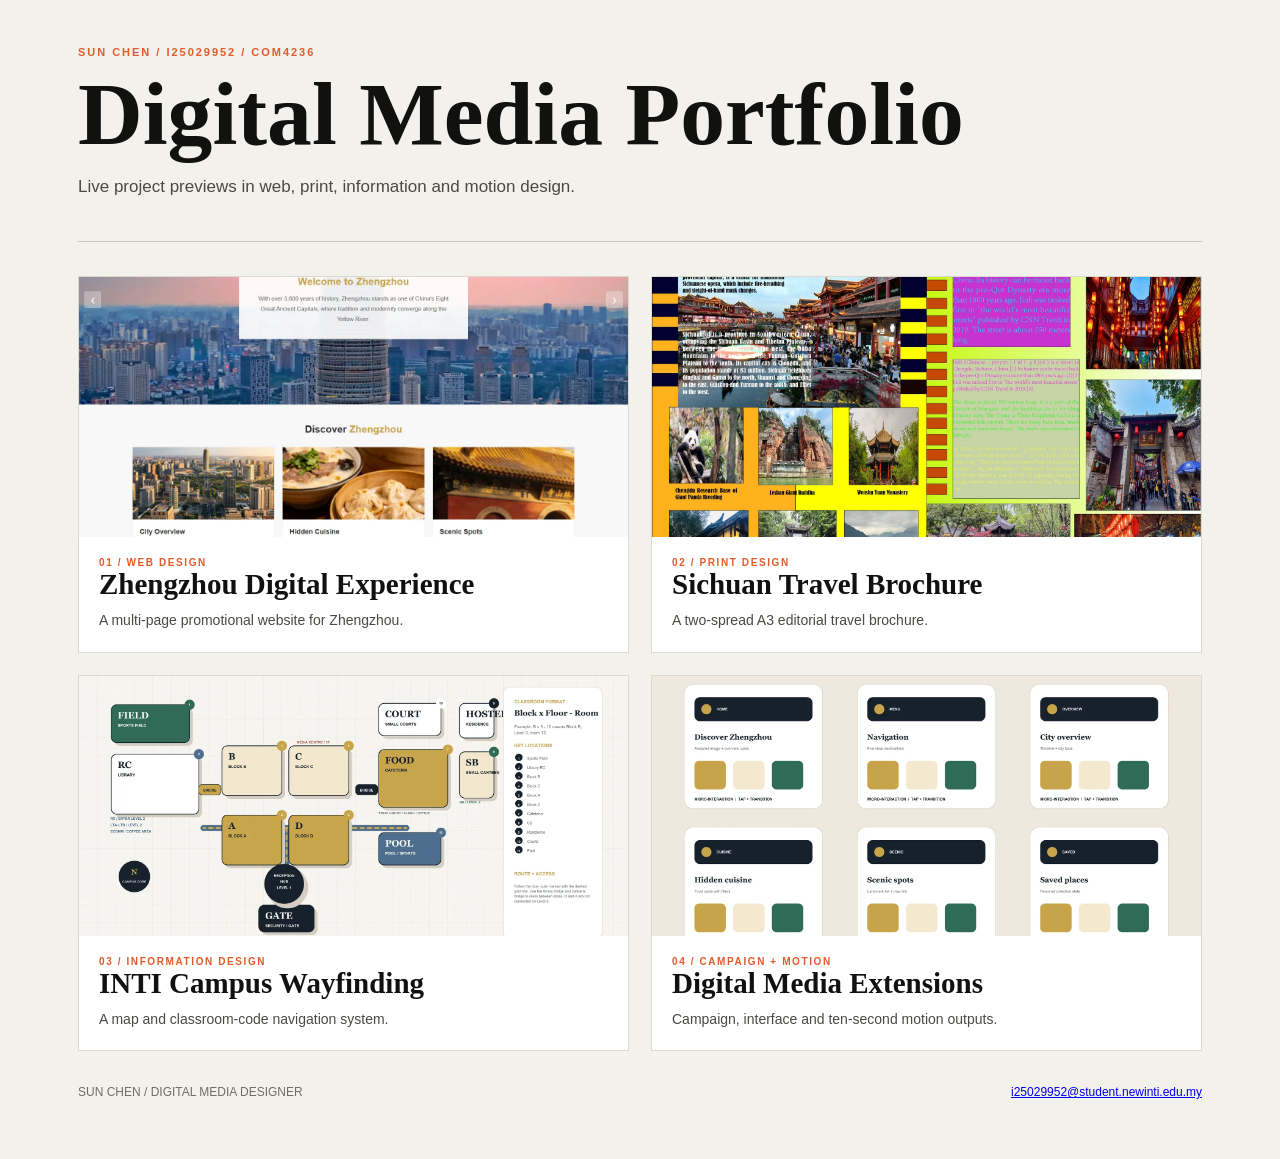
<file: index.html>
<!doctype html><html lang="en"><head><meta charset="utf-8"><meta name="viewport" content="width=device-width,initial-scale=1"><meta name="robots" content="noindex,nofollow"><title>Sun Chen | Digital Media Portfolio</title>
<style>*{box-sizing:border-box}body{margin:0;background:#f3f1eb;color:#11110f;font-family:Arial,sans-serif}.wrap{max-width:1180px;margin:auto;padding:46px 28px 60px}header{border-bottom:1px solid #cbc6ba;padding-bottom:24px}.kicker{color:#e35b2a;font-size:11px;font-weight:700;letter-spacing:.18em;text-transform:uppercase}h1{font-family:Georgia,serif;font-size:clamp(48px,7vw,92px);line-height:.94;margin:14px 0 12px;max-width:900px}p{font-size:17px;line-height:1.6;color:#4a4944;max-width:720px}.grid{display:grid;grid-template-columns:1fr 1fr;gap:22px;margin-top:34px}.card{text-decoration:none;color:inherit;background:#fff;border:1px solid #ddd8cd;transition:transform .2s,box-shadow .2s}.card:hover{transform:translateY(-3px);box-shadow:0 12px 30px rgba(0,0,0,.08)}.card img{width:100%;height:260px;object-fit:cover;display:block}.body{padding:20px}.body h2{font-family:Georgia,serif;font-size:29px;margin:0 0 8px}.tag{color:#e35b2a;font-size:10px;font-weight:700;letter-spacing:.16em;text-transform:uppercase}.body p{font-size:14px;margin:8px 0 0}footer{padding-top:34px;display:flex;justify-content:space-between;color:#6f6d66;font-size:12px}@media(max-width:720px){.grid{grid-template-columns:1fr}.wrap{padding:28px 16px}.card img{height:210px}}</style></head><body><div class="wrap"><header><div class="kicker">Sun Chen / I25029952 / COM4236</div><h1>Digital Media Portfolio</h1><p>Live project previews in web, print, information and motion design.</p></header><div class="grid">
<a class="card" href="zhengzhou/"><img src="assets/zhengzhou.webp" alt="Zhengzhou Digital Experience"><div class="body"><div class="tag">01 / Web Design</div><h2>Zhengzhou Digital Experience</h2><p>A multi-page promotional website for Zhengzhou.</p></div></a>
<a class="card" href="sichuan/"><img src="assets/brochure-01.webp" alt="Sichuan Travel Brochure"><div class="body"><div class="tag">02 / Print Design</div><h2>Sichuan Travel Brochure</h2><p>A two-spread A3 editorial travel brochure.</p></div></a>
<a class="card" href="wayfinding/"><img src="assets/map-full.webp" alt="INTI Campus Wayfinding"><div class="body"><div class="tag">03 / Information Design</div><h2>INTI Campus Wayfinding</h2><p>A map and classroom-code navigation system.</p></div></a>
<a class="card" href="extensions/"><img src="assets/ui.webp" alt="Digital Media Extensions"><div class="body"><div class="tag">04 / Campaign + Motion</div><h2>Digital Media Extensions</h2><p>Campaign, interface and ten-second motion outputs.</p></div></a>
</div><footer><span>SUN CHEN / DIGITAL MEDIA DESIGNER</span><span><a href="mailto:i25029952@student.newinti.edu.my">i25029952@student.newinti.edu.my</a></span></footer></div></body></html>
</file>
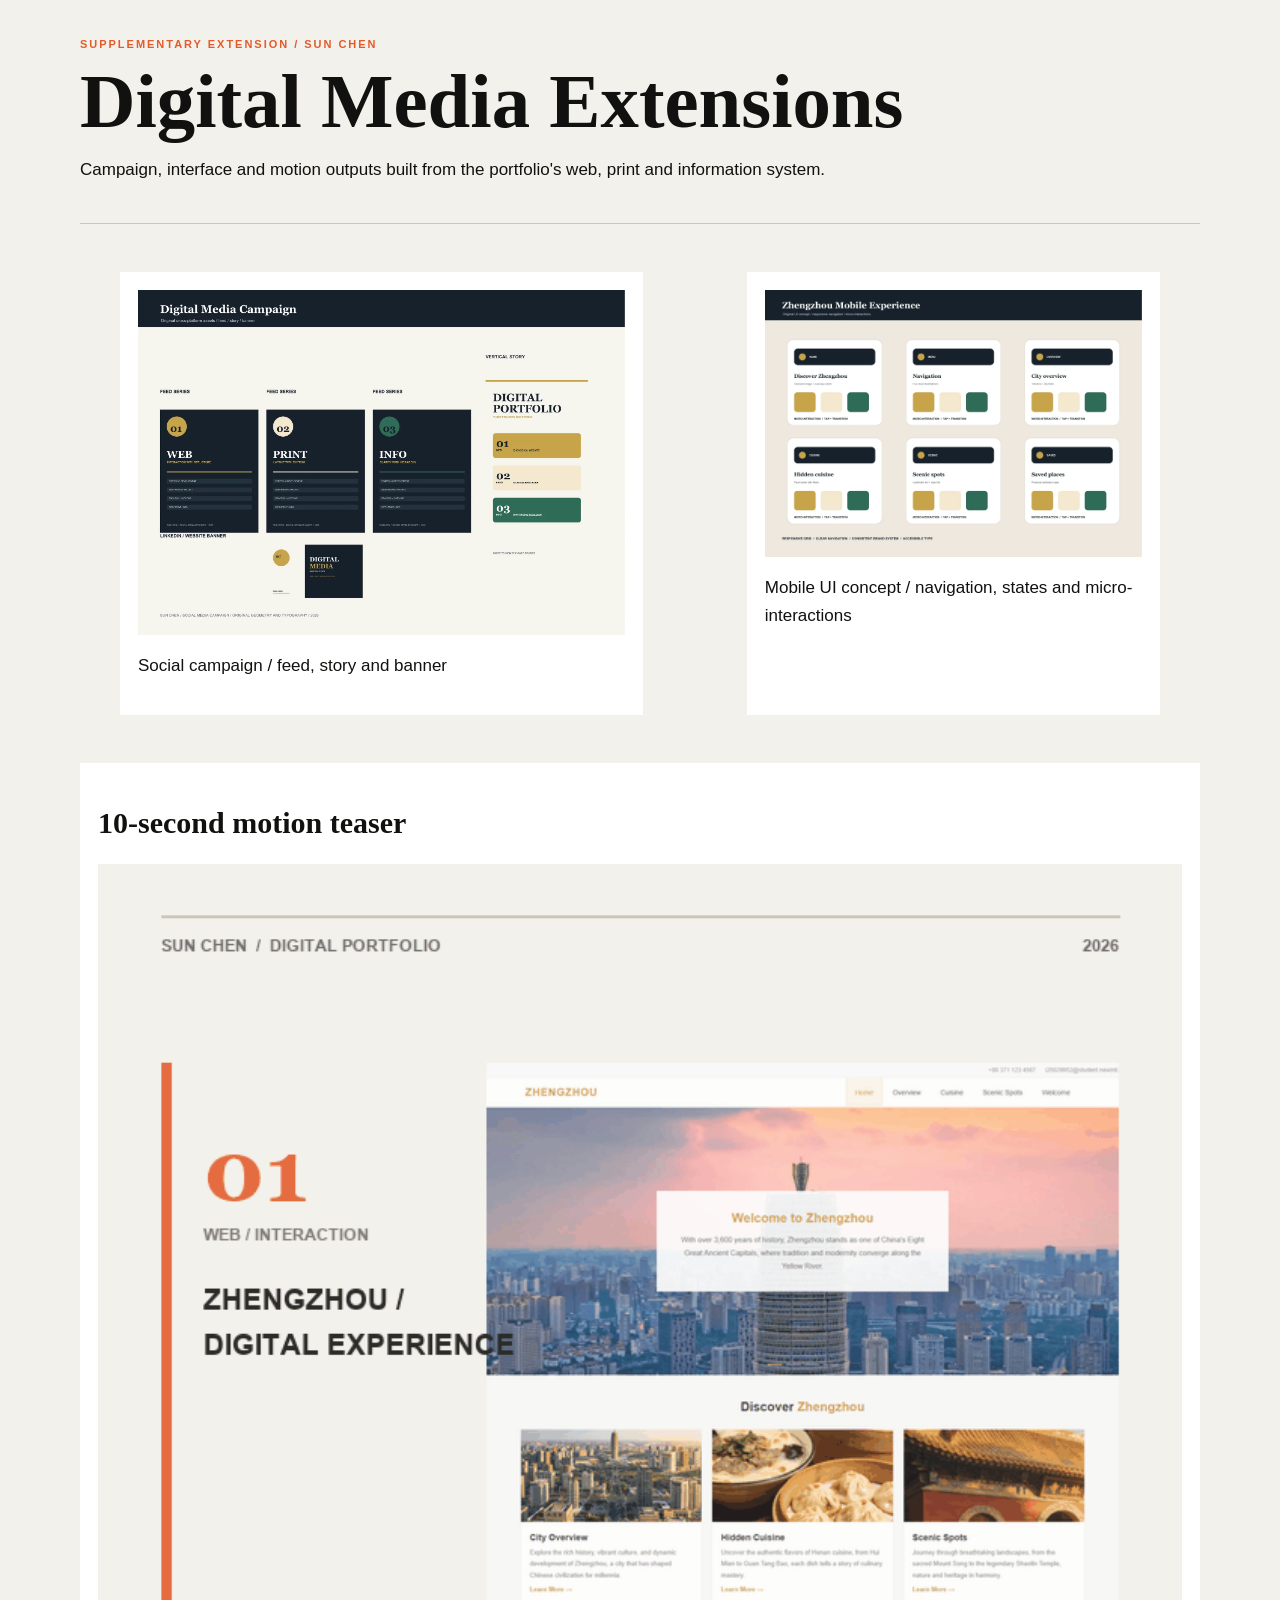
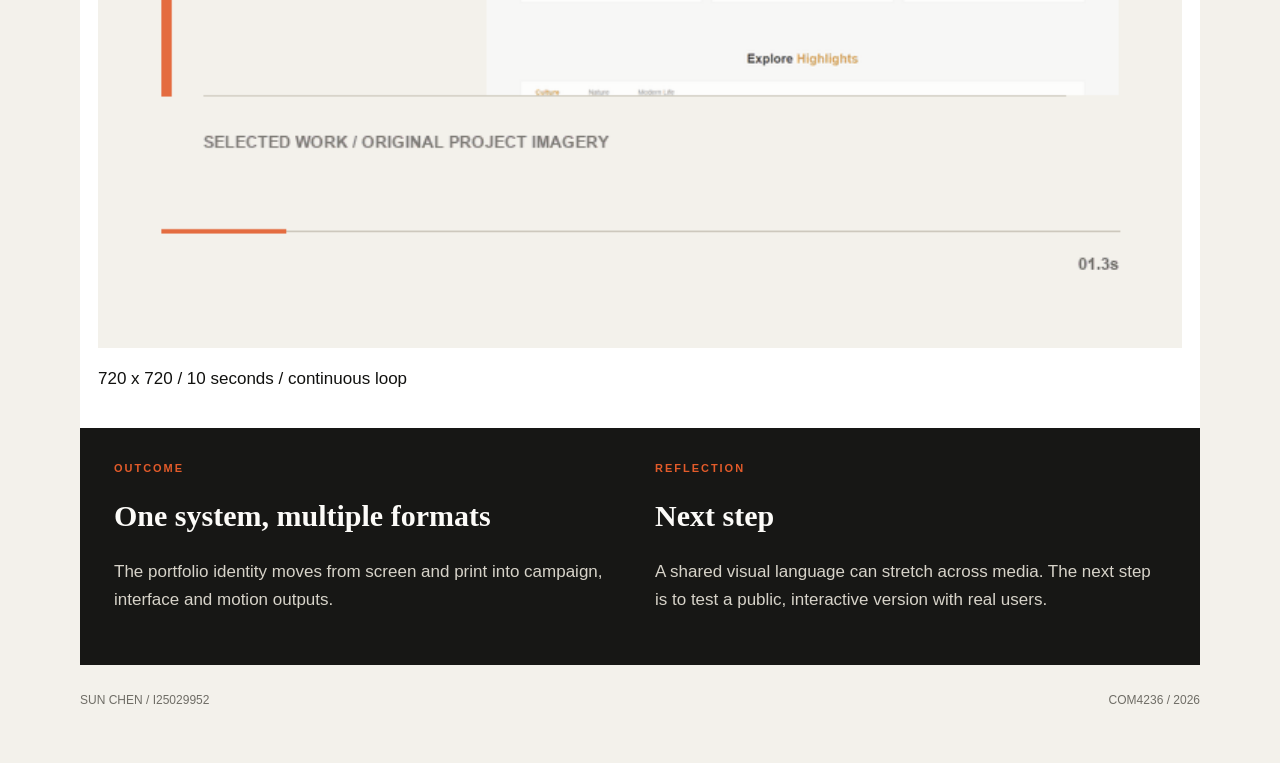
<file: extensions/index.html>
<!doctype html><html lang="en"><head><meta charset="utf-8"><meta name="viewport" content="width=device-width,initial-scale=1"><meta name="robots" content="noindex,nofollow"><title>Digital Media Extensions | Sun Chen</title>
<style>*{box-sizing:border-box}body{margin:0;background:#f3f1eb;color:#11110f;font-family:Arial,sans-serif}.wrap{max-width:1180px;margin:auto;padding:38px 30px 56px}header{border-bottom:1px solid #cbc6ba;padding-bottom:22px}.kicker{color:#e35b2a;font-size:11px;font-weight:700;letter-spacing:.18em;text-transform:uppercase}h1{font-family:Georgia,serif;font-size:clamp(42px,6vw,78px);line-height:.98;margin:14px 0}p{font-size:17px;line-height:1.65}.grid{display:grid;grid-template-columns:1.1fr .9fr;gap:24px;margin:32px 0}img{display:block;width:100%;height:auto;background:#fff}.card{background:#fff;padding:18px}h2{font-family:Georgia,serif;font-size:30px}.dark{background:#171715;color:#fcfbf8;padding:34px;display:grid;grid-template-columns:1fr 1fr;gap:30px}.dark p{color:#d7d3c9}footer{padding-top:28px;display:flex;justify-content:space-between;color:#6f6d66;font-size:12px}@media(max-width:760px){.grid,.dark{grid-template-columns:1fr}.wrap{padding:24px 18px}}</style></head><body><div class="wrap"><header><div class="kicker">Supplementary Extension / Sun Chen</div><h1>Digital Media Extensions</h1><p>Campaign, interface and motion outputs built from the portfolio's web, print and information system.</p></header>
<div class="grid"><figure class="card"><img src="../assets/social.webp" alt="Social media campaign"><p>Social campaign / feed, story and banner</p></figure><figure class="card"><img src="../assets/ui.webp" alt="Mobile UI concept"><p>Mobile UI concept / navigation, states and micro-interactions</p></figure></div>
<section class="card"><h2>10-second motion teaser</h2><img src="../assets/teaser.gif" alt="Animated portfolio teaser"><p>720 x 720 / 10 seconds / continuous loop</p></section>
<div class="dark"><div><div class="kicker">Outcome</div><h2>One system, multiple formats</h2><p>The portfolio identity moves from screen and print into campaign, interface and motion outputs.</p></div><div><div class="kicker">Reflection</div><h2>Next step</h2><p>A shared visual language can stretch across media. The next step is to test a public, interactive version with real users.</p></div></div><footer><span>SUN CHEN / I25029952</span><span>COM4236 / 2026</span></footer></div></body></html>
</file>
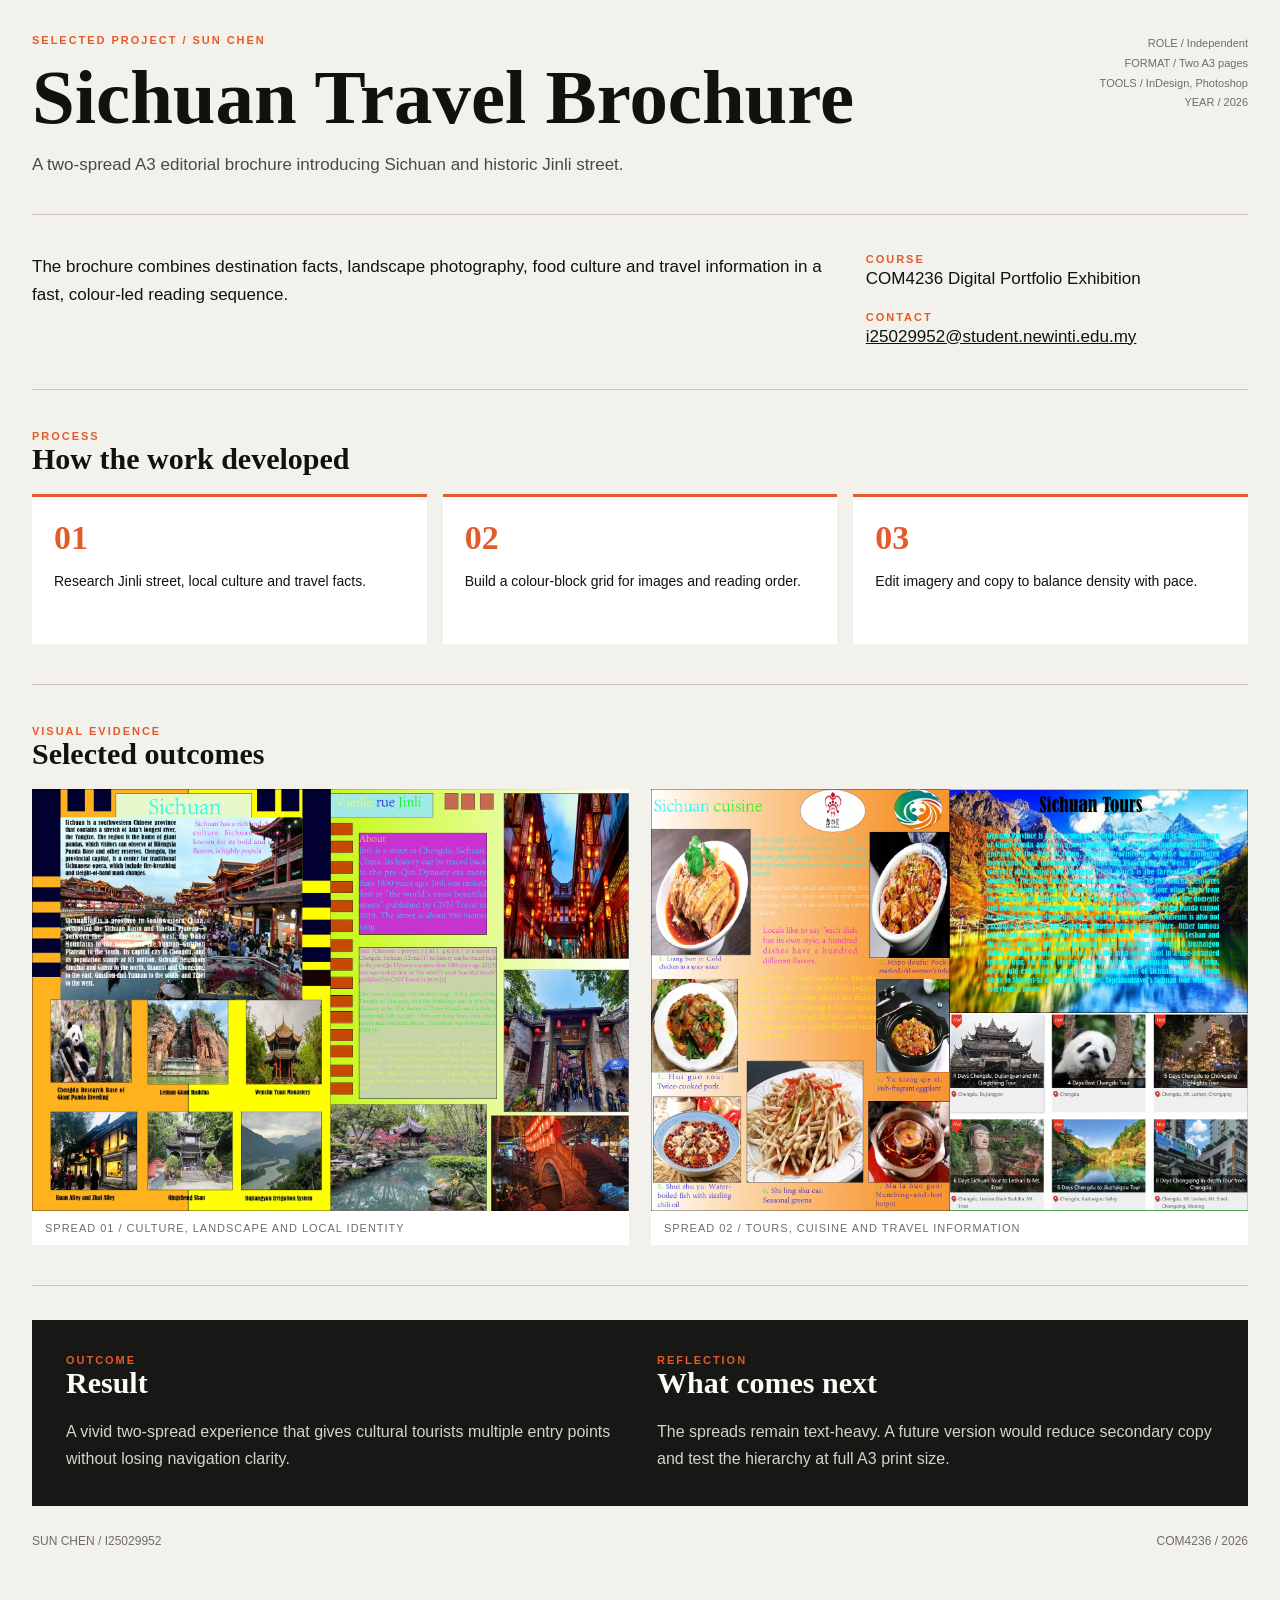
<file: sichuan/index.html>
<!doctype html><html lang="en"><head><meta charset="utf-8"><meta name="viewport" content="width=device-width,initial-scale=1">
<meta name="robots" content="noindex,nofollow"><title>Sichuan Travel Brochure | Sun Chen</title>
<style>
*{box-sizing:border-box}body{margin:0;background:#f3f1eb;color:#11110f;font-family:Arial,sans-serif}a{color:inherit}
.wrap{max-width:1320px;margin:auto;padding:34px 32px 54px}header{display:flex;justify-content:space-between;align-items:flex-start;border-bottom:1px solid #cbc6ba;padding-bottom:18px;gap:24px}
.kicker{color:#e35b2a;font-size:11px;font-weight:700;letter-spacing:.18em;text-transform:uppercase}h1{font-family:Georgia,serif;font-size:clamp(42px,6vw,82px);line-height:.98;margin:14px 0 10px;max-width:900px}h2{font-family:Georgia,serif;font-size:30px;margin:0 0 18px}
.sub{font-size:17px;color:#4a4944;max-width:760px;line-height:1.55}.meta{font-size:11px;line-height:1.8;text-align:right;min-width:220px;color:#6f6d66}.intro{display:grid;grid-template-columns:1.35fr .65fr;gap:40px;padding:38px 0;border-bottom:1px solid #cbc6ba}
.intro p{font-size:17px;line-height:1.65;margin:0}section{padding:40px 0;border-bottom:1px solid #cbc6ba}.gallery{display:grid;grid-template-columns:1fr 1fr;gap:22px}figure{margin:0;background:#fff}figure img{display:block;width:100%;height:auto}figcaption{padding:11px 13px;font-size:11px;letter-spacing:.09em;color:#6f6d66;text-transform:uppercase}
.steps{display:grid;grid-template-columns:repeat(3,1fr);gap:16px}.step{background:#fff;padding:22px;min-height:150px;border-top:3px solid #e35b2a}.step b{font-family:Georgia,serif;font-size:34px;color:#e35b2a}.step p{font-size:14px;line-height:1.55}
.dark{background:#171715;color:#fcfbf8;padding:34px;margin-top:34px;display:grid;grid-template-columns:1fr 1fr;gap:34px}.dark h2{color:#fcfbf8}.dark p{color:#d7d3c9;line-height:1.7;margin:0}
footer{padding-top:28px;display:flex;justify-content:space-between;gap:20px;font-size:12px;color:#6f6d66}
@media(max-width:800px){.wrap{padding:24px 18px}.intro,.dark{grid-template-columns:1fr}.gallery{grid-template-columns:1fr}.steps{grid-template-columns:1fr}.meta{text-align:left}header{flex-direction:column}}
</style></head><body><div class="wrap"><header><div><div class="kicker">Selected Project / Sun Chen</div><h1>Sichuan Travel Brochure</h1><p class="sub">A two-spread A3 editorial brochure introducing Sichuan and historic Jinli street.</p></div><div class="meta">ROLE / Independent<br>FORMAT / Two A3 pages<br>TOOLS / InDesign, Photoshop<br>YEAR / 2026</div></header>
<div class="intro"><p>The brochure combines destination facts, landscape photography, food culture and travel information in a fast, colour-led reading sequence.</p><div><div class="kicker">Course</div><p>COM4236 Digital Portfolio Exhibition</p><div class="kicker" style="margin-top:18px">Contact</div><p><a href="mailto:i25029952@student.newinti.edu.my">i25029952@student.newinti.edu.my</a></p></div></div>
<section><div class="kicker">Process</div><h2>How the work developed</h2><div class="steps"><div class="step"><b>01</b><p>Research Jinli street, local culture and travel facts.</p></div><div class="step"><b>02</b><p>Build a colour-block grid for images and reading order.</p></div><div class="step"><b>03</b><p>Edit imagery and copy to balance density with pace.</p></div></div></section>
<section><div class="kicker">Visual evidence</div><h2>Selected outcomes</h2><div class="gallery"><figure><img src="../assets/brochure-01.webp" alt="Spread 01 / Culture, landscape and local identity"><figcaption>Spread 01 / Culture, landscape and local identity</figcaption></figure><figure><img src="../assets/brochure-02.webp" alt="Spread 02 / Tours, cuisine and travel information"><figcaption>Spread 02 / Tours, cuisine and travel information</figcaption></figure></div></section>
<div class="dark"><div><div class="kicker">Outcome</div><h2>Result</h2><p>A vivid two-spread experience that gives cultural tourists multiple entry points without losing navigation clarity.</p></div><div><div class="kicker">Reflection</div><h2>What comes next</h2><p>The spreads remain text-heavy. A future version would reduce secondary copy and test the hierarchy at full A3 print size.</p></div></div>
<footer><span>SUN CHEN / I25029952</span><span>COM4236 / 2026</span></footer></div></body></html>
</file>
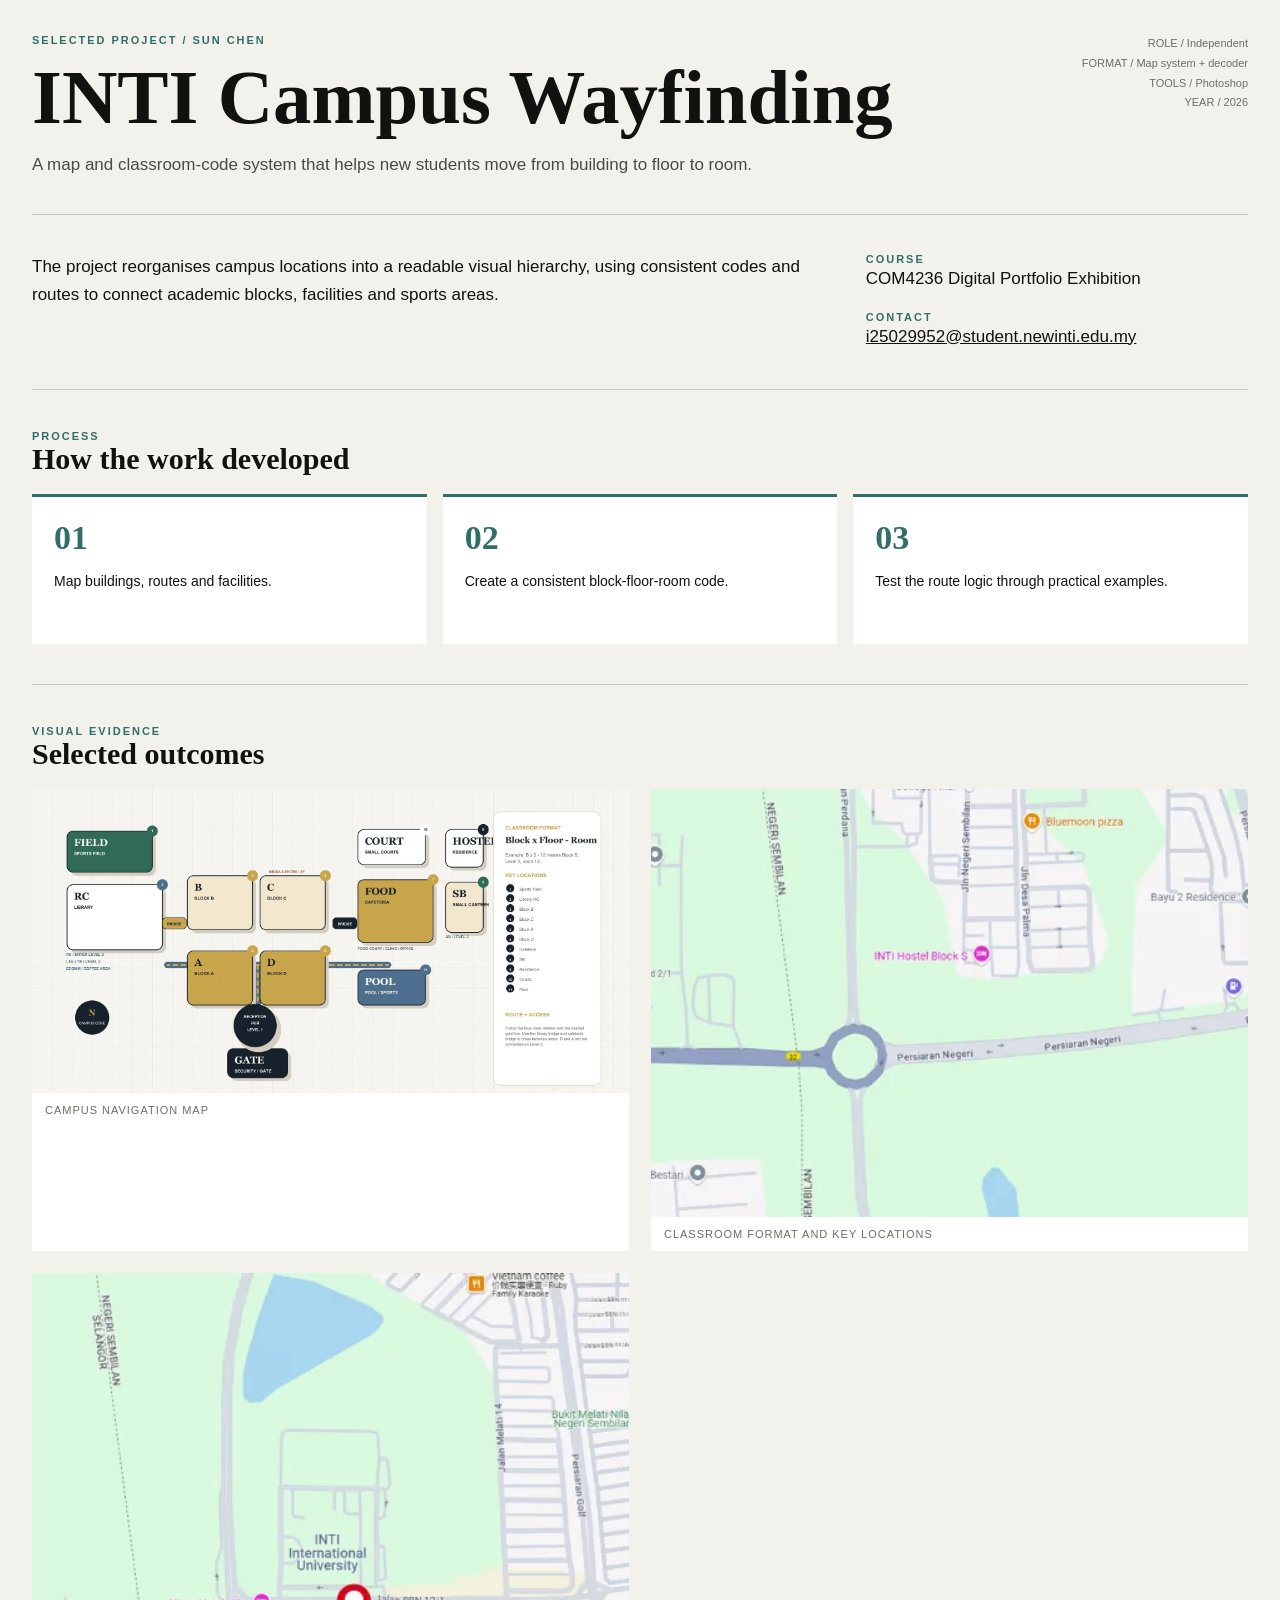
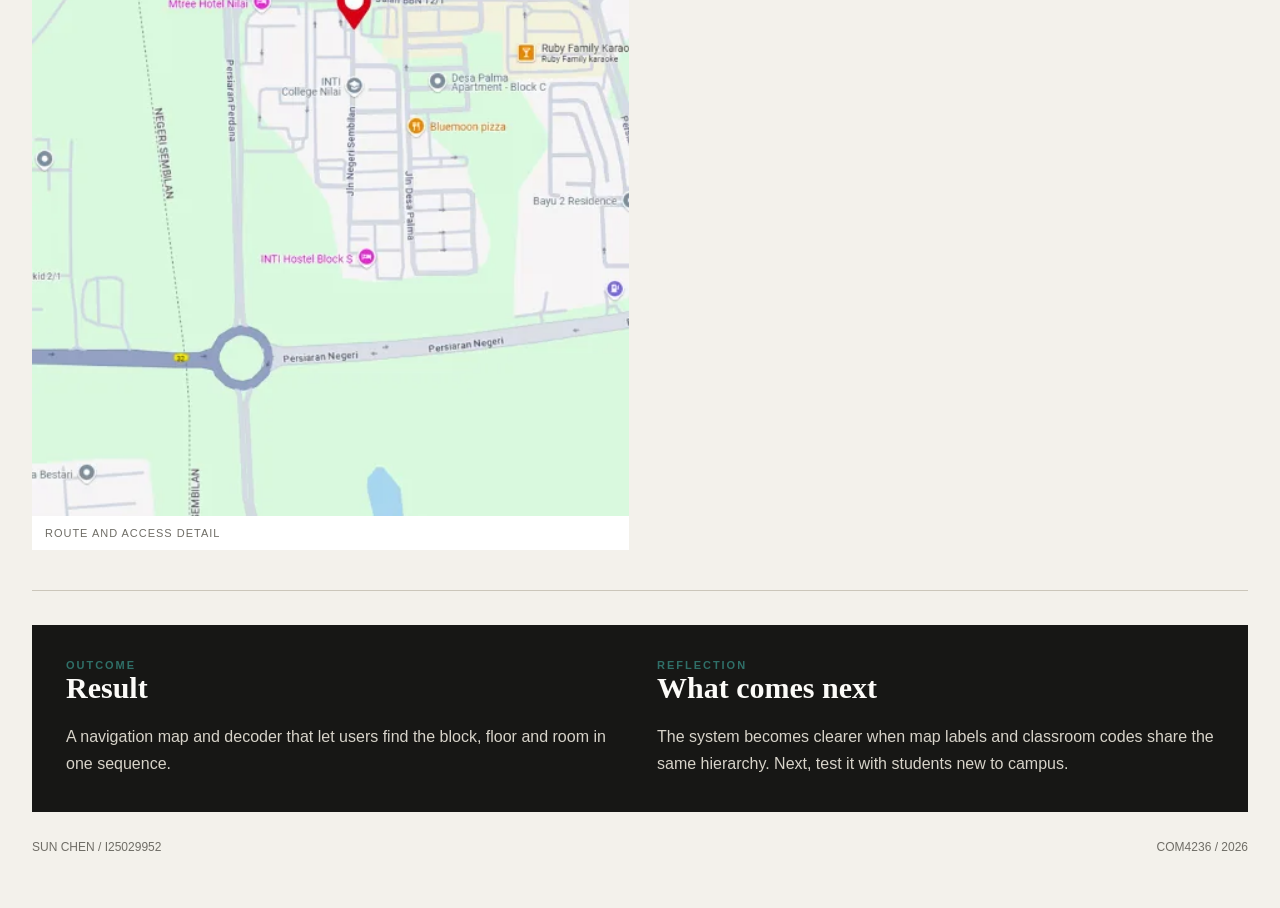
<file: wayfinding/index.html>
<!doctype html><html lang="en"><head><meta charset="utf-8"><meta name="viewport" content="width=device-width,initial-scale=1">
<meta name="robots" content="noindex,nofollow"><title>INTI Campus Wayfinding | Sun Chen</title>
<style>
*{box-sizing:border-box}body{margin:0;background:#f3f1eb;color:#11110f;font-family:Arial,sans-serif}a{color:inherit}
.wrap{max-width:1320px;margin:auto;padding:34px 32px 54px}header{display:flex;justify-content:space-between;align-items:flex-start;border-bottom:1px solid #cbc6ba;padding-bottom:18px;gap:24px}
.kicker{color:#2f6f68;font-size:11px;font-weight:700;letter-spacing:.18em;text-transform:uppercase}h1{font-family:Georgia,serif;font-size:clamp(42px,6vw,82px);line-height:.98;margin:14px 0 10px;max-width:900px}h2{font-family:Georgia,serif;font-size:30px;margin:0 0 18px}
.sub{font-size:17px;color:#4a4944;max-width:760px;line-height:1.55}.meta{font-size:11px;line-height:1.8;text-align:right;min-width:220px;color:#6f6d66}.intro{display:grid;grid-template-columns:1.35fr .65fr;gap:40px;padding:38px 0;border-bottom:1px solid #cbc6ba}
.intro p{font-size:17px;line-height:1.65;margin:0}section{padding:40px 0;border-bottom:1px solid #cbc6ba}.gallery{display:grid;grid-template-columns:1fr 1fr;gap:22px}figure{margin:0;background:#fff}figure img{display:block;width:100%;height:auto}figcaption{padding:11px 13px;font-size:11px;letter-spacing:.09em;color:#6f6d66;text-transform:uppercase}
.steps{display:grid;grid-template-columns:repeat(3,1fr);gap:16px}.step{background:#fff;padding:22px;min-height:150px;border-top:3px solid #2f6f68}.step b{font-family:Georgia,serif;font-size:34px;color:#2f6f68}.step p{font-size:14px;line-height:1.55}
.dark{background:#171715;color:#fcfbf8;padding:34px;margin-top:34px;display:grid;grid-template-columns:1fr 1fr;gap:34px}.dark h2{color:#fcfbf8}.dark p{color:#d7d3c9;line-height:1.7;margin:0}
footer{padding-top:28px;display:flex;justify-content:space-between;gap:20px;font-size:12px;color:#6f6d66}
@media(max-width:800px){.wrap{padding:24px 18px}.intro,.dark{grid-template-columns:1fr}.gallery{grid-template-columns:1fr}.steps{grid-template-columns:1fr}.meta{text-align:left}header{flex-direction:column}}
</style></head><body><div class="wrap"><header><div><div class="kicker">Selected Project / Sun Chen</div><h1>INTI Campus Wayfinding</h1><p class="sub">A map and classroom-code system that helps new students move from building to floor to room.</p></div><div class="meta">ROLE / Independent<br>FORMAT / Map system + decoder<br>TOOLS / Photoshop<br>YEAR / 2026</div></header>
<div class="intro"><p>The project reorganises campus locations into a readable visual hierarchy, using consistent codes and routes to connect academic blocks, facilities and sports areas.</p><div><div class="kicker">Course</div><p>COM4236 Digital Portfolio Exhibition</p><div class="kicker" style="margin-top:18px">Contact</div><p><a href="mailto:i25029952@student.newinti.edu.my">i25029952@student.newinti.edu.my</a></p></div></div>
<section><div class="kicker">Process</div><h2>How the work developed</h2><div class="steps"><div class="step"><b>01</b><p>Map buildings, routes and facilities.</p></div><div class="step"><b>02</b><p>Create a consistent block-floor-room code.</p></div><div class="step"><b>03</b><p>Test the route logic through practical examples.</p></div></div></section>
<section><div class="kicker">Visual evidence</div><h2>Selected outcomes</h2><div class="gallery"><figure><img src="../assets/map-full.webp" alt="Campus navigation map"><figcaption>Campus navigation map</figcaption></figure><figure><img src="../assets/map-key.webp" alt="Classroom format and key locations"><figcaption>Classroom format and key locations</figcaption></figure><figure><img src="../assets/map-detail.webp" alt="Route and access detail"><figcaption>Route and access detail</figcaption></figure></div></section>
<div class="dark"><div><div class="kicker">Outcome</div><h2>Result</h2><p>A navigation map and decoder that let users find the block, floor and room in one sequence.</p></div><div><div class="kicker">Reflection</div><h2>What comes next</h2><p>The system becomes clearer when map labels and classroom codes share the same hierarchy. Next, test it with students new to campus.</p></div></div>
<footer><span>SUN CHEN / I25029952</span><span>COM4236 / 2026</span></footer></div></body></html>
</file>
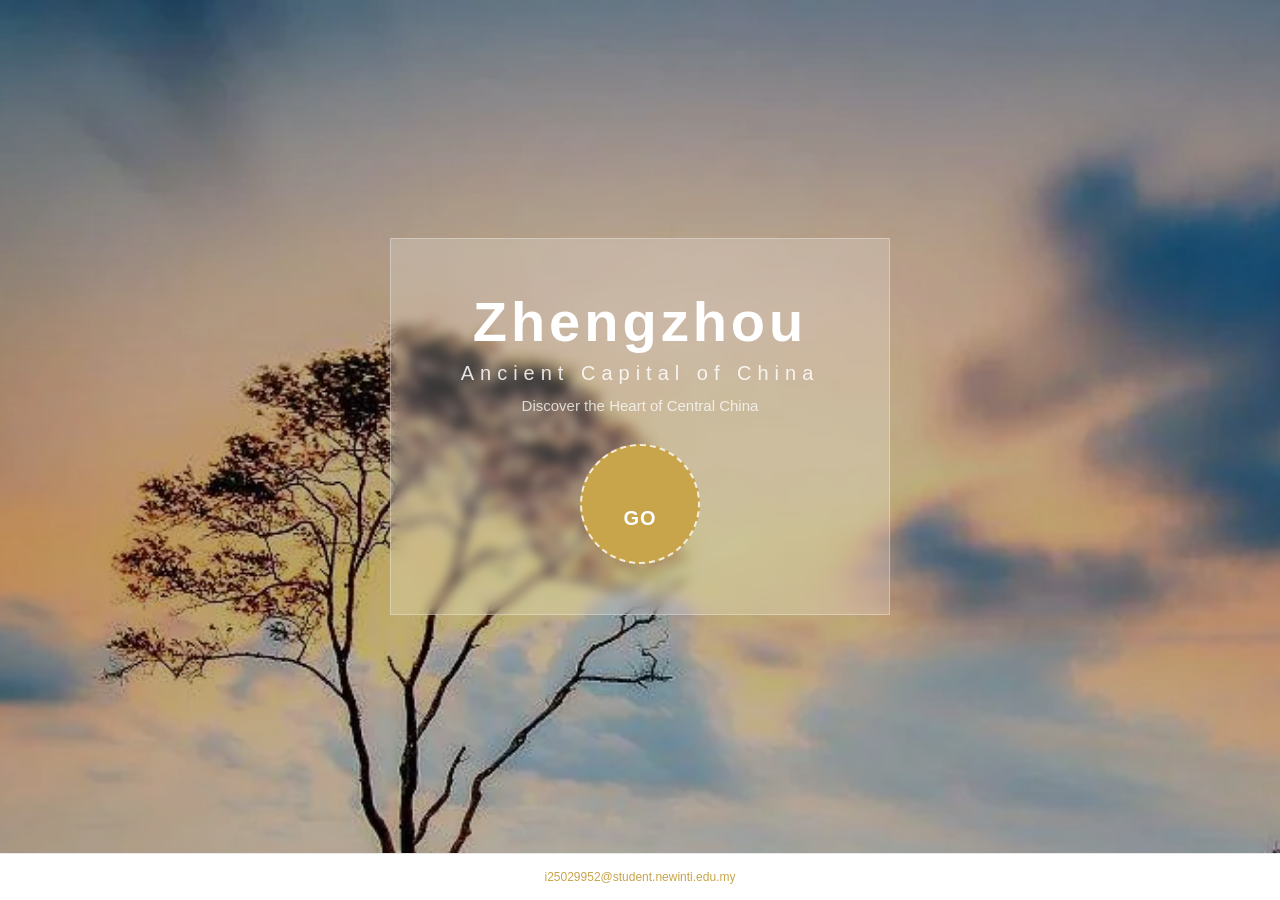
<file: zhengzhou/index.html>
<!DOCTYPE html>
<html lang="en">
<head>
    <meta charset="UTF-8">
    <meta name="viewport" content="width=device-width, initial-scale=1.0">
    <title>Zhengzhou - Welcome</title>
    <link rel="stylesheet" type="text/css" href="./css/common.css">
    <link rel="stylesheet" type="text/css" href="./css/index.css">
<meta name="robots" content="noindex,nofollow"></head>
<body>
    <div class="welcome-wrapper">
        <div class="welcome-hero">
            <div class="welcome-inner">
                <h2>Zhengzhou</h2>
                <h3>Ancient Capital of China</h3>
                <p>Discover the Heart of Central China</p>
                <a href="home.html" class="welcome-btn">GO</a>
            </div>
        </div>
        <div class="welcome-footer-bar">
            <span>i25029952@student.newinti.edu.my</span>
        </div>
    </div>
</body>
</html>
</file>
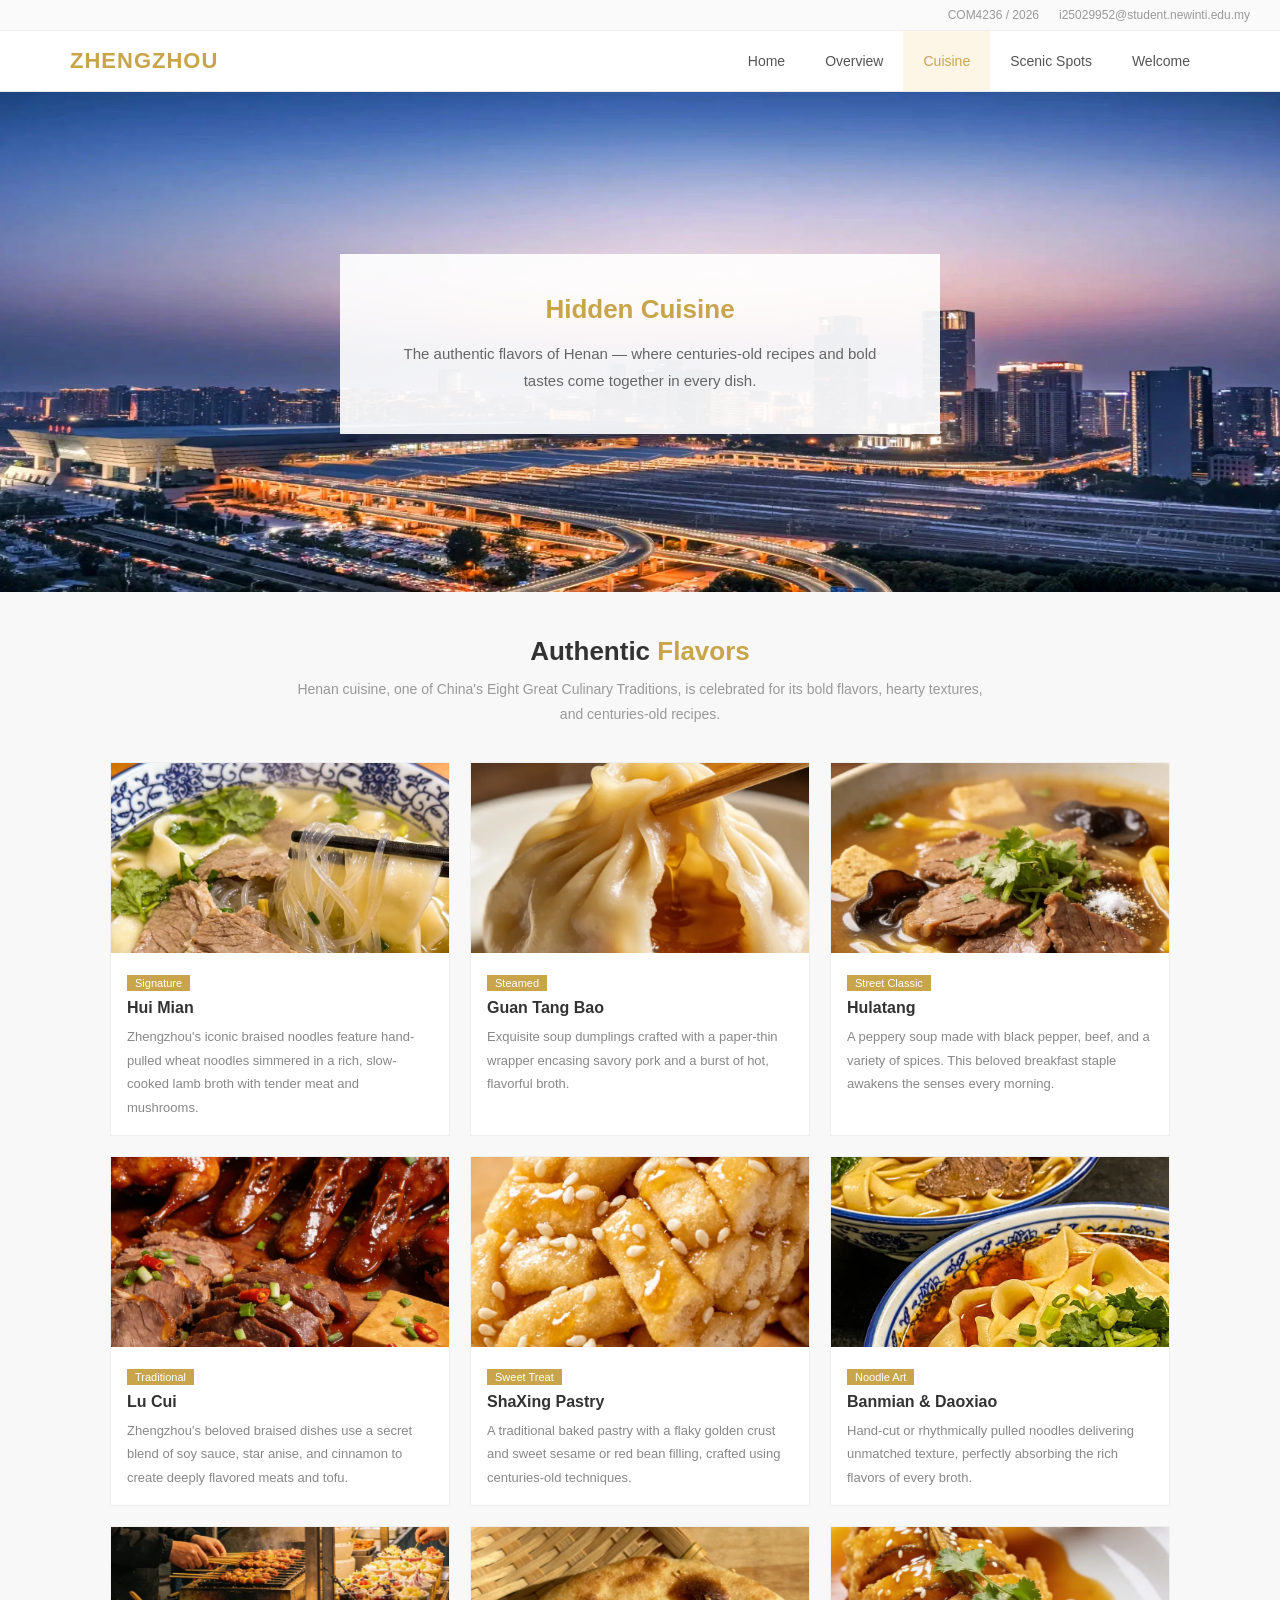
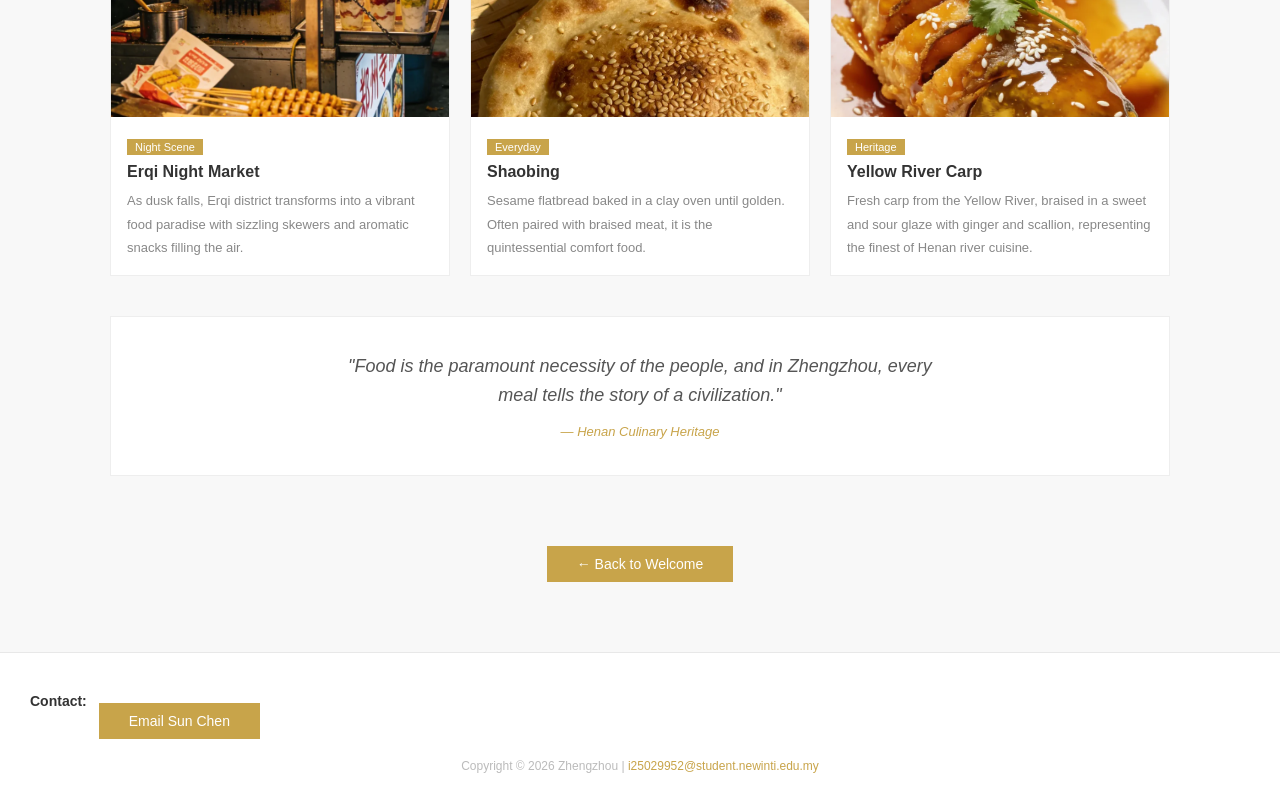
<file: zhengzhou/food.html>
<!DOCTYPE html>
<html lang="en">
<head>
    <meta charset="UTF-8">
    <meta name="viewport" content="width=device-width, initial-scale=1.0">
    <title>Zhengzhou - Hidden Cuisine</title>
    <link rel="stylesheet" type="text/css" href="./css/common.css">
    <link rel="stylesheet" type="text/css" href="./css/food.css">
<meta name="robots" content="noindex,nofollow"></head>
<body>
    <header>
        <div class="top-info">
            <span>COM4236 / 2026</span>
            <span>i25029952@student.newinti.edu.my</span>
        </div>
        <div class="nav-bar">
            <h1 class="logo">ZHENGZHOU</h1>
            <ul class="nav">
                <li><a href="home.html">Home</a></li>
                <li><a href="overview.html">Overview</a></li>
                <li><a href="food.html" class="active">Cuisine</a></li>
                <li><a href="scenic.html">Scenic Spots</a></li>
                <li><a href="index.html">Welcome</a></li>
            </ul>
        </div>
    </header>
    <main>
        <img src="./images/3.jpg.webp" width="100%" height="500">
        <div class="cir">
            <h2>Hidden Cuisine</h2>
            <p>The authentic flavors of Henan — where centuries-old recipes and bold tastes come together in every dish.</p>
        </div>
    </main>
    <div class="food-section">
        <h2>Authentic <span>Flavors</span></h2>
        <p>Henan cuisine, one of China's Eight Great Culinary Traditions, is celebrated for its bold flavors, hearty textures, and centuries-old recipes.</p>

        <div class="food-grid">
            <div class="food-item">
                <img src="./images/s1.png.webp" alt="Hui Mian">
                <div class="food-info">
                    <span class="tag">Signature</span>
                    <h3>Hui Mian</h3>
                    <p>Zhengzhou's iconic braised noodles feature hand-pulled wheat noodles simmered in a rich, slow-cooked lamb broth with tender meat and mushrooms.</p>
                </div>
            </div>
            <div class="food-item">
                <img src="./images/s2.png.webp" alt="Guan Tang Bao">
                <div class="food-info">
                    <span class="tag">Steamed</span>
                    <h3>Guan Tang Bao</h3>
                    <p>Exquisite soup dumplings crafted with a paper-thin wrapper encasing savory pork and a burst of hot, flavorful broth.</p>
                </div>
            </div>
            <div class="food-item">
                <img src="./images/s3.png.webp" alt="Hulatang">
                <div class="food-info">
                    <span class="tag">Street Classic</span>
                    <h3>Hulatang</h3>
                    <p>A peppery soup made with black pepper, beef, and a variety of spices. This beloved breakfast staple awakens the senses every morning.</p>
                </div>
            </div>
            <div class="food-item">
                <img src="./images/s4.png.webp" alt="Lu Cui">
                <div class="food-info">
                    <span class="tag">Traditional</span>
                    <h3>Lu Cui</h3>
                    <p>Zhengzhou's beloved braised dishes use a secret blend of soy sauce, star anise, and cinnamon to create deeply flavored meats and tofu.</p>
                </div>
            </div>
            <div class="food-item">
                <img src="./images/s5.png.webp" alt="ShaXing">
                <div class="food-info">
                    <span class="tag">Sweet Treat</span>
                    <h3>ShaXing Pastry</h3>
                    <p>A traditional baked pastry with a flaky golden crust and sweet sesame or red bean filling, crafted using centuries-old techniques.</p>
                </div>
            </div>
            <div class="food-item">
                <img src="./images/s6.png.webp" alt="Noodles">
                <div class="food-info">
                    <span class="tag">Noodle Art</span>
                    <h3>Banmian & Daoxiao</h3>
                    <p>Hand-cut or rhythmically pulled noodles delivering unmatched texture, perfectly absorbing the rich flavors of every broth.</p>
                </div>
            </div>
            <div class="food-item">
                <img src="./images/s7.png.webp" alt="Night Market">
                <div class="food-info">
                    <span class="tag">Night Scene</span>
                    <h3>Erqi Night Market</h3>
                    <p>As dusk falls, Erqi district transforms into a vibrant food paradise with sizzling skewers and aromatic snacks filling the air.</p>
                </div>
            </div>
            <div class="food-item">
                <img src="./images/s8.png.webp" alt="Shaobing">
                <div class="food-info">
                    <span class="tag">Everyday</span>
                    <h3>Shaobing</h3>
                    <p>Sesame flatbread baked in a clay oven until golden. Often paired with braised meat, it is the quintessential comfort food.</p>
                </div>
            </div>
            <div class="food-item">
                <img src="./images/s9.png.webp" alt="Yellow River Carp">
                <div class="food-info">
                    <span class="tag">Heritage</span>
                    <h3>Yellow River Carp</h3>
                    <p>Fresh carp from the Yellow River, braised in a sweet and sour glaze with ginger and scallion, representing the finest of Henan river cuisine.</p>
                </div>
            </div>
        </div>

        <div class="food-quote-box">
            <blockquote>"Food is the paramount necessity of the people, and in Zhengzhou, every meal tells the story of a civilization."</blockquote>
            <cite>— Henan Culinary Heritage</cite>
        </div>

        <div class="back-center">
            <a href="index.html" class="back-btn">&larr; Back to Welcome</a>
        </div>
    </div>
    <footer>
        <div class="clearfix">
            <h3>Contact:</h3>
            <a class="back-btn" href="mailto:i25029952@student.newinti.edu.my">Email Sun Chen</a>
        </div>
        <div class="copyright">
            Copyright &copy; 2026 Zhengzhou | <span>i25029952@student.newinti.edu.my</span>
        </div>
    </footer>
</body>
</html>
</file>
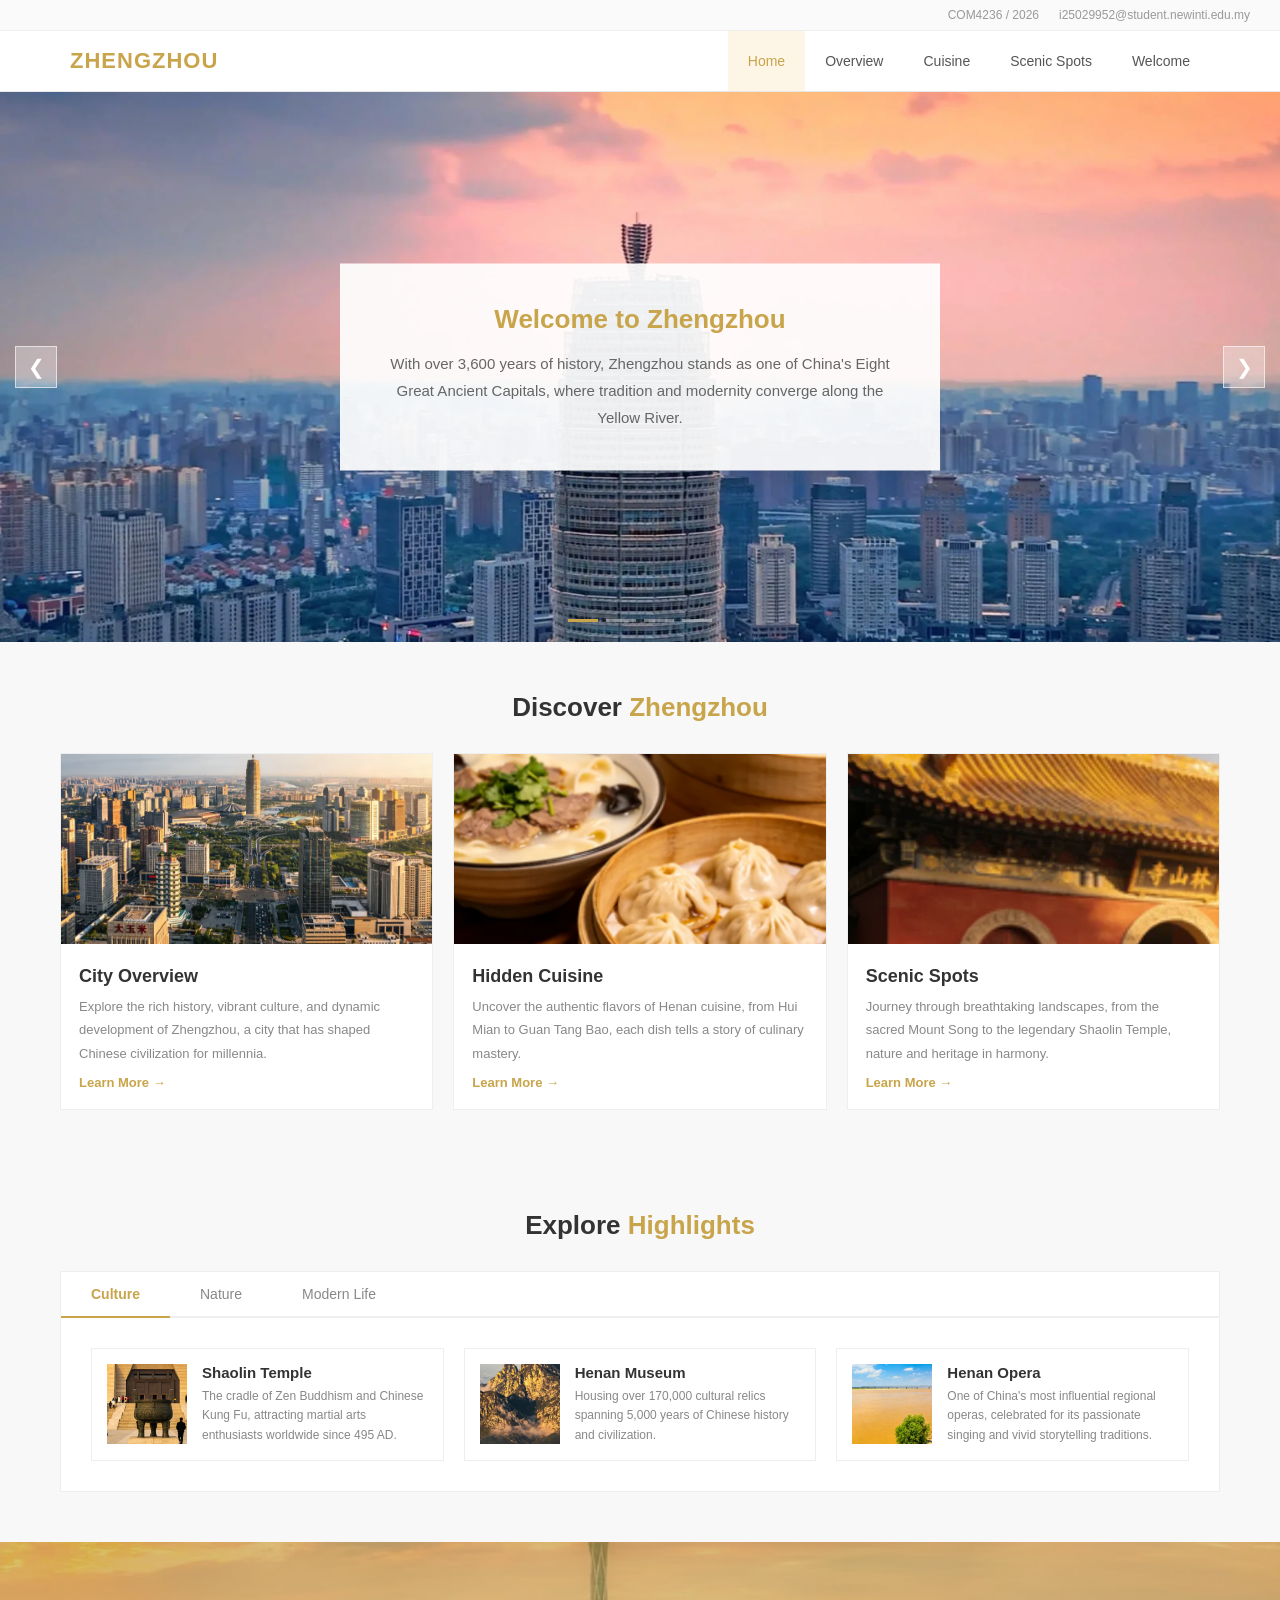
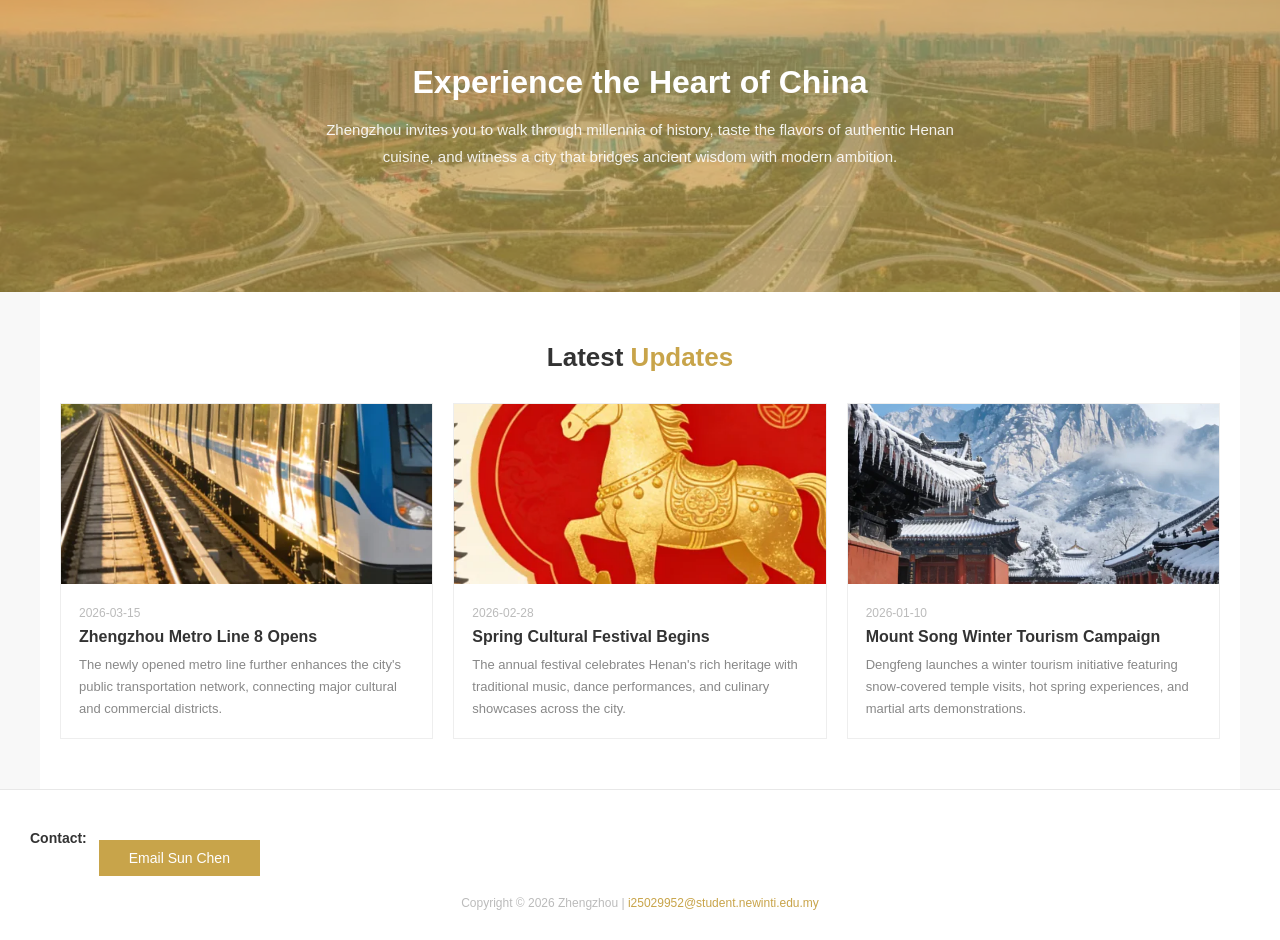
<file: zhengzhou/home.html>
<!DOCTYPE html>
<html lang="en">
<head>
    <meta charset="UTF-8">
    <meta name="viewport" content="width=device-width, initial-scale=1.0">
    <title>Zhengzhou - Home</title>
    <link rel="stylesheet" type="text/css" href="./css/common.css">
    <link rel="stylesheet" type="text/css" href="./css/home.css">
<meta name="robots" content="noindex,nofollow"></head>
<body>
    <header>
        <div class="top-info">
            <span>COM4236 / 2026</span>
            <span>i25029952@student.newinti.edu.my</span>
        </div>
        <div class="nav-bar">
            <h1 class="logo">ZHENGZHOU</h1>
            <ul class="nav">
                <li><a href="home.html" class="active">Home</a></li>
                <li><a href="overview.html">Overview</a></li>
                <li><a href="food.html">Cuisine</a></li>
                <li><a href="scenic.html">Scenic Spots</a></li>
                <li><a href="index.html">Welcome</a></li>
            </ul>
        </div>
    </header>
    <main>
        <div class="slider-container" id="slider">
            <img src="./images/1.jpg.webp" alt="Zhengzhou" class="active">
            <img src="./images/2.jpg.webp" alt="Zhengzhou Skyline">
            <img src="./images/3.jpg.webp" alt="Shaolin Temple">
            <img src="./images/bg1.jpg.webp" alt="Yellow River">
            <button class="slider-btn prev" id="prevBtn">&#10094;</button>
            <button class="slider-btn next" id="nextBtn">&#10095;</button>
            <div class="slider-dots-bar">
                <div class="slider-dot active" data-index="0"></div>
                <div class="slider-dot" data-index="1"></div>
                <div class="slider-dot" data-index="2"></div>
                <div class="slider-dot" data-index="3"></div>
            </div>
        </div>
        <div class="cir">
            <h2>Welcome to Zhengzhou</h2>
            <p>With over 3,600 years of history, Zhengzhou stands as one of China's Eight Great Ancient Capitals, where tradition and modernity converge along the Yellow River.</p>
        </div>
    </main>

    <section class="section-block">
        <h2>Discover <span>Zhengzhou</span></h2>
        <div class="home-cards">
            <div class="home-card">
                <img src="./images/1.png.webp" alt="Overview">
                <div class="home-card-body">
                    <h3>City Overview</h3>
                    <p>Explore the rich history, vibrant culture, and dynamic development of Zhengzhou, a city that has shaped Chinese civilization for millennia.</p>
                    <a href="overview.html">Learn More &rarr;</a>
                </div>
            </div>
            <div class="home-card">
                <img src="./images/2.png.webp" alt="Cuisine">
                <div class="home-card-body">
                    <h3>Hidden Cuisine</h3>
                    <p>Uncover the authentic flavors of Henan cuisine, from Hui Mian to Guan Tang Bao, each dish tells a story of culinary mastery.</p>
                    <a href="food.html">Learn More &rarr;</a>
                </div>
            </div>
            <div class="home-card">
                <img src="./images/3.png.webp" alt="Scenic">
                <div class="home-card-body">
                    <h3>Scenic Spots</h3>
                    <p>Journey through breathtaking landscapes, from the sacred Mount Song to the legendary Shaolin Temple, nature and heritage in harmony.</p>
                    <a href="scenic.html">Learn More &rarr;</a>
                </div>
            </div>
        </div>
    </section>

    <section class="section-block">
        <h2>Explore <span>Highlights</span></h2>
        <div class="tab-section">
            <div class="tab-header">
                <button class="tab-btn active" data-tab="culture">Culture</button>
                <button class="tab-btn" data-tab="nature">Nature</button>
                <button class="tab-btn" data-tab="modern">Modern Life</button>
            </div>
            <div class="tab-body">
                <div class="tab-panel active" id="tab-culture">
                    <div class="tab-grid">
                        <div class="tab-item">
                            <img src="./images/4.png.webp" alt="Shaolin">
                            <div>
                                <h4>Shaolin Temple</h4>
                                <p>The cradle of Zen Buddhism and Chinese Kung Fu, attracting martial arts enthusiasts worldwide since 495 AD.</p>
                            </div>
                        </div>
                        <div class="tab-item">
                            <img src="./images/5.png.webp" alt="Museum">
                            <div>
                                <h4>Henan Museum</h4>
                                <p>Housing over 170,000 cultural relics spanning 5,000 years of Chinese history and civilization.</p>
                            </div>
                        </div>
                        <div class="tab-item">
                            <img src="./images/6.png.webp" alt="Opera">
                            <div>
                                <h4>Henan Opera</h4>
                                <p>One of China's most influential regional operas, celebrated for its passionate singing and vivid storytelling traditions.</p>
                            </div>
                        </div>
                    </div>
                </div>
                <div class="tab-panel" id="tab-nature">
                    <div class="tab-grid">
                        <div class="tab-item">
                            <img src="./images/7.png.webp" alt="Mount Song">
                            <div>
                                <h4>Mount Song</h4>
                                <p>One of the Five Great Mountains of China, rising 1,500 meters with ancient temples and stunning natural scenery.</p>
                            </div>
                        </div>
                        <div class="tab-item">
                            <img src="./images/8.png.webp" alt="Yellow River">
                            <div>
                                <h4>Yellow River</h4>
                                <p>China's "Mother River" flows through Zhengzhou's northern outskirts, offering breathtaking panoramic views.</p>
                            </div>
                        </div>
                        <div class="tab-item">
                            <img src="./images/9.png.webp" alt="Park">
                            <div>
                                <h4>Urban Parks</h4>
                                <p>Zhengzhou's green spaces and botanical gardens provide peaceful retreats within the bustling city landscape.</p>
                            </div>
                        </div>
                    </div>
                </div>
                <div class="tab-panel" id="tab-modern">
                    <div class="tab-grid">
                        <div class="tab-item">
                            <img src="./images/10.png.webp" alt="Skyline">
                            <div>
                                <h4>CBD District</h4>
                                <p>Zhengdong New Area showcases the city's modern face with towering skyscrapers and innovative architecture.</p>
                            </div>
                        </div>
                        <div class="tab-item">
                            <img src="./images/11.png.webp" alt="Transport">
                            <div>
                                <h4>Railway Hub</h4>
                                <p>Asia's largest passenger railway station connects Zhengzhou to every major Chinese city within hours.</p>
                            </div>
                        </div>
                        <div class="tab-item">
                            <img src="./images/12.png.webp" alt="Night">
                            <div>
                                <h4>Night Markets</h4>
                                <p>Experience Zhengzhou's vibrant nightlife through its famous Erqi night markets and bustling entertainment districts.</p>
                            </div>
                        </div>
                    </div>
                </div>
            </div>
        </div>
    </section>

    <div class="parallax-section">
        <img src="./images/2.jpg.webp" alt="Zhengzhou">
        <div class="parallax-overlay"></div>
        <div class="parallax-content">
            <h2>Experience the Heart of China</h2>
            <p>Zhengzhou invites you to walk through millennia of history, taste the flavors of authentic Henan cuisine, and witness a city that bridges ancient wisdom with modern ambition.</p>
        </div>
    </div>

    <section class="section-block news-section">
        <h2>Latest <span>Updates</span></h2>
        <div class="news-list">
            <div class="news-item">
                <img src="./images/13.png.webp" alt="News 1">
                <div class="news-body">
                    <div class="news-date">2026-03-15</div>
                    <h3>Zhengzhou Metro Line 8 Opens</h3>
                    <p>The newly opened metro line further enhances the city's public transportation network, connecting major cultural and commercial districts.</p>
                </div>
            </div>
            <div class="news-item">
                <img src="./images/14.png.webp" alt="News 2">
                <div class="news-body">
                    <div class="news-date">2026-02-28</div>
                    <h3>Spring Cultural Festival Begins</h3>
                    <p>The annual festival celebrates Henan's rich heritage with traditional music, dance performances, and culinary showcases across the city.</p>
                </div>
            </div>
            <div class="news-item">
                <img src="./images/15.png.webp" alt="News 3">
                <div class="news-body">
                    <div class="news-date">2026-01-10</div>
                    <h3>Mount Song Winter Tourism Campaign</h3>
                    <p>Dengfeng launches a winter tourism initiative featuring snow-covered temple visits, hot spring experiences, and martial arts demonstrations.</p>
                </div>
            </div>
        </div>
    </section>

    <footer>
        <div class="clearfix">
            <h3>Contact:</h3>
            <a class="back-btn" href="mailto:i25029952@student.newinti.edu.my">Email Sun Chen</a>
        </div>
        <div class="copyright">
            Copyright &copy; 2026 Zhengzhou | <span>i25029952@student.newinti.edu.my</span>
        </div>
    </footer>

    <script>
        var imgs = document.querySelectorAll('.slider-container img');
        var dots = document.querySelectorAll('.slider-dot');
        var cur = 0;
        var timer;

        function show(i) {
            imgs[cur].classList.remove('active');
            dots[cur].classList.remove('active');
            cur = (i + imgs.length) % imgs.length;
            imgs[cur].classList.add('active');
            dots[cur].classList.add('active');
        }

        function go() { timer = setInterval(function() { show(cur + 1); }, 4000); }

        document.getElementById('nextBtn').addEventListener('click', function() { show(cur + 1); clearInterval(timer); go(); });
        document.getElementById('prevBtn').addEventListener('click', function() { show(cur - 1); clearInterval(timer); go(); });

        dots.forEach(function(d) {
            d.addEventListener('click', function() {
                show(parseInt(this.getAttribute('data-index')));
                clearInterval(timer);
                go();
            });
        });

        go();

        var tabBtns = document.querySelectorAll('.tab-btn');
        var tabPanels = document.querySelectorAll('.tab-panel');

        tabBtns.forEach(function(btn) {
            btn.addEventListener('click', function() {
                tabBtns.forEach(function(b) { b.classList.remove('active'); });
                tabPanels.forEach(function(p) { p.classList.remove('active'); });
                this.classList.add('active');
                document.getElementById('tab-' + this.getAttribute('data-tab')).classList.add('active');
            });
        });
    </script>
</body>
</html>
</file>
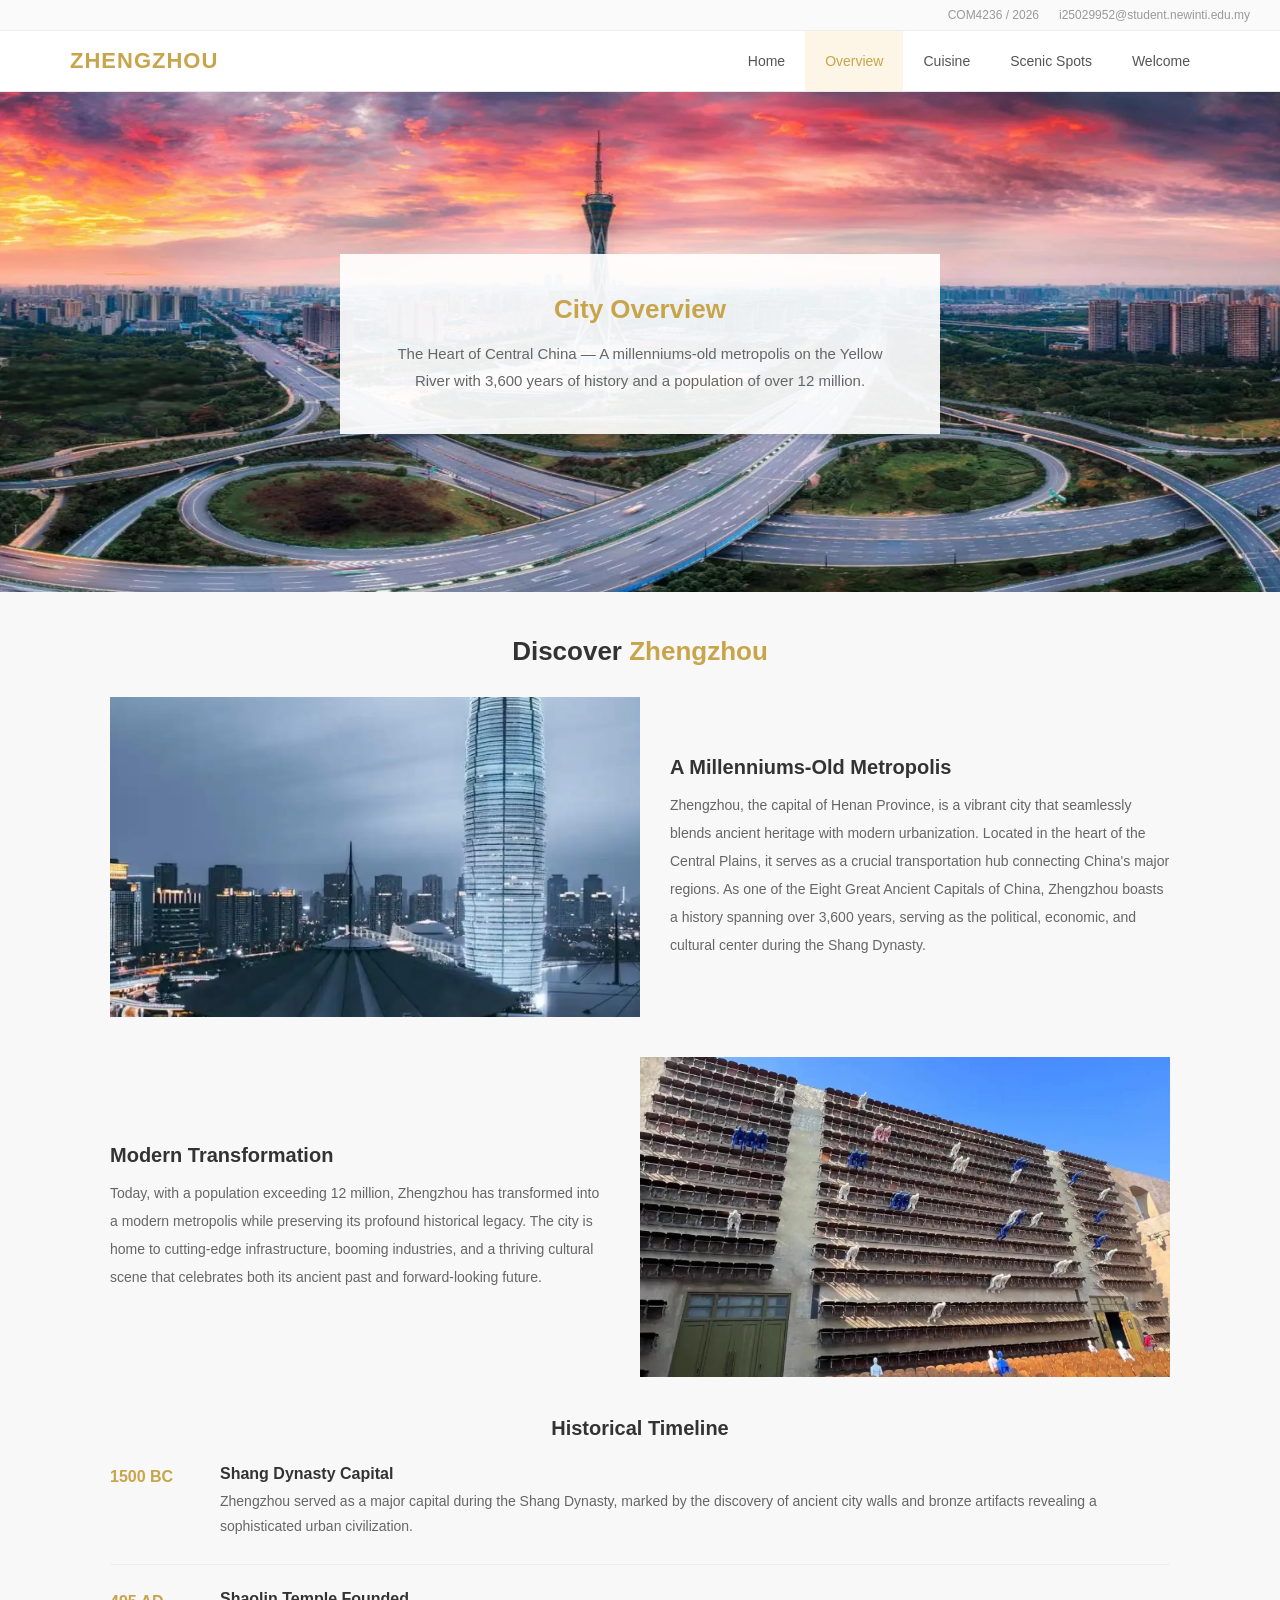
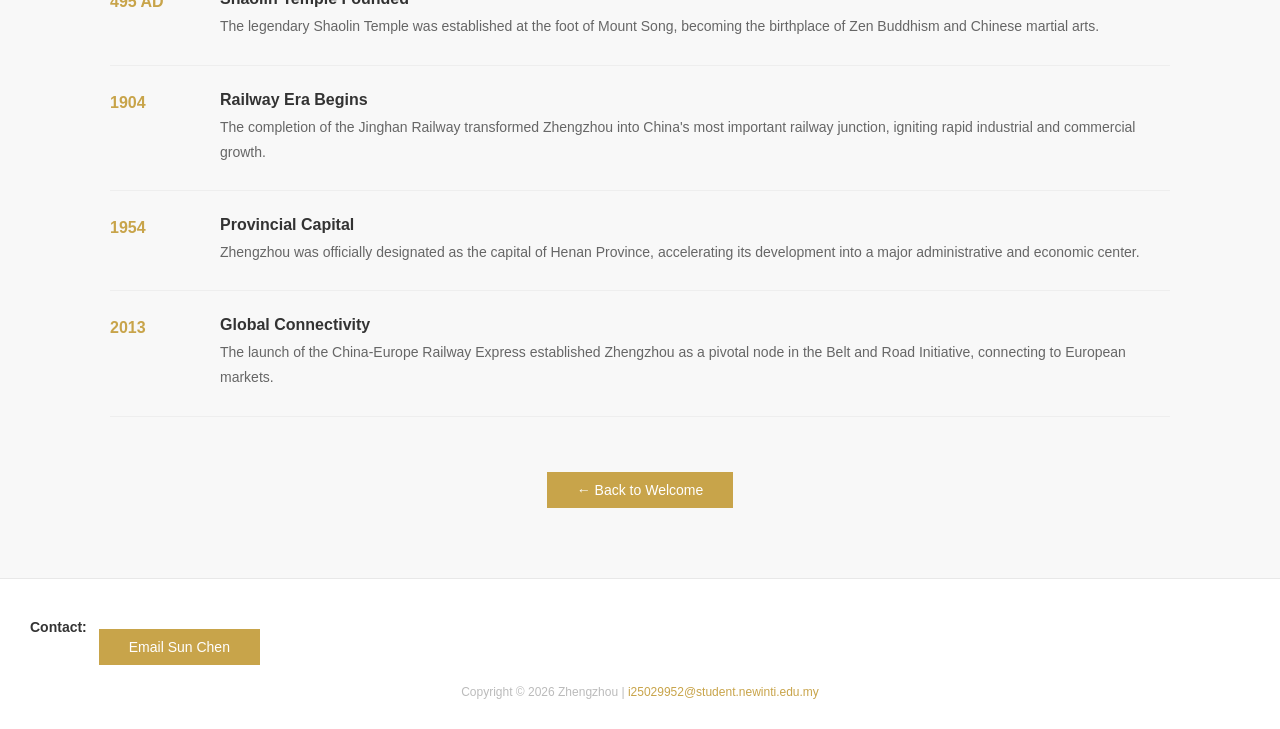
<file: zhengzhou/overview.html>
<!DOCTYPE html>
<html lang="en">
<head>
    <meta charset="UTF-8">
    <meta name="viewport" content="width=device-width, initial-scale=1.0">
    <title>Zhengzhou - Overview</title>
    <link rel="stylesheet" type="text/css" href="./css/common.css">
    <link rel="stylesheet" type="text/css" href="./css/overview.css">
<meta name="robots" content="noindex,nofollow"></head>
<body>
    <header>
        <div class="top-info">
            <span>COM4236 / 2026</span>
            <span>i25029952@student.newinti.edu.my</span>
        </div>
        <div class="nav-bar">
            <h1 class="logo">ZHENGZHOU</h1>
            <ul class="nav">
                <li><a href="home.html">Home</a></li>
                <li><a href="overview.html" class="active">Overview</a></li>
                <li><a href="food.html">Cuisine</a></li>
                <li><a href="scenic.html">Scenic Spots</a></li>
                <li><a href="index.html">Welcome</a></li>
            </ul>
        </div>
    </header>
    <main>
        <img src="./images/2.jpg.webp" width="100%" height="500">
        <div class="cir">
            <h2>City Overview</h2>
            <p>The Heart of Central China — A millenniums-old metropolis on the Yellow River with 3,600 years of history and a population of over 12 million.</p>
        </div>
    </main>
    <div class="overview-section">
        <h2>Discover <span>Zhengzhou</span></h2>

        <div class="overview-block">
            <img src="./images/l1.png.webp" alt="Zhengzhou Cityscape">
            <div class="text">
                <h3>A Millenniums-Old Metropolis</h3>
                <p>Zhengzhou, the capital of Henan Province, is a vibrant city that seamlessly blends ancient heritage with modern urbanization. Located in the heart of the Central Plains, it serves as a crucial transportation hub connecting China's major regions. As one of the Eight Great Ancient Capitals of China, Zhengzhou boasts a history spanning over 3,600 years, serving as the political, economic, and cultural center during the Shang Dynasty.</p>
            </div>
        </div>

        <div class="overview-block reverse">
            <img src="./images/l2.png.webp" alt="Modern Zhengzhou">
            <div class="text">
                <h3>Modern Transformation</h3>
                <p>Today, with a population exceeding 12 million, Zhengzhou has transformed into a modern metropolis while preserving its profound historical legacy. The city is home to cutting-edge infrastructure, booming industries, and a thriving cultural scene that celebrates both its ancient past and forward-looking future.</p>
            </div>
        </div>

        <div class="timeline-wrap">
            <h3>Historical Timeline</h3>
            <div class="tl-item">
                <div class="tl-year">1500 BC</div>
                <div class="tl-text">
                    <h4>Shang Dynasty Capital</h4>
                    <p>Zhengzhou served as a major capital during the Shang Dynasty, marked by the discovery of ancient city walls and bronze artifacts revealing a sophisticated urban civilization.</p>
                </div>
            </div>
            <div class="tl-item">
                <div class="tl-year">495 AD</div>
                <div class="tl-text">
                    <h4>Shaolin Temple Founded</h4>
                    <p>The legendary Shaolin Temple was established at the foot of Mount Song, becoming the birthplace of Zen Buddhism and Chinese martial arts.</p>
                </div>
            </div>
            <div class="tl-item">
                <div class="tl-year">1904</div>
                <div class="tl-text">
                    <h4>Railway Era Begins</h4>
                    <p>The completion of the Jinghan Railway transformed Zhengzhou into China's most important railway junction, igniting rapid industrial and commercial growth.</p>
                </div>
            </div>
            <div class="tl-item">
                <div class="tl-year">1954</div>
                <div class="tl-text">
                    <h4>Provincial Capital</h4>
                    <p>Zhengzhou was officially designated as the capital of Henan Province, accelerating its development into a major administrative and economic center.</p>
                </div>
            </div>
            <div class="tl-item">
                <div class="tl-year">2013</div>
                <div class="tl-text">
                    <h4>Global Connectivity</h4>
                    <p>The launch of the China-Europe Railway Express established Zhengzhou as a pivotal node in the Belt and Road Initiative, connecting to European markets.</p>
                </div>
            </div>
        </div>

        <div class="back-center">
            <a href="index.html" class="back-btn">&larr; Back to Welcome</a>
        </div>
    </div>
    <footer>
        <div class="clearfix">
            <h3>Contact:</h3>
            <a class="back-btn" href="mailto:i25029952@student.newinti.edu.my">Email Sun Chen</a>
        </div>
        <div class="copyright">
            Copyright &copy; 2026 Zhengzhou | <span>i25029952@student.newinti.edu.my</span>
        </div>
    </footer>
</body>
</html>
</file>
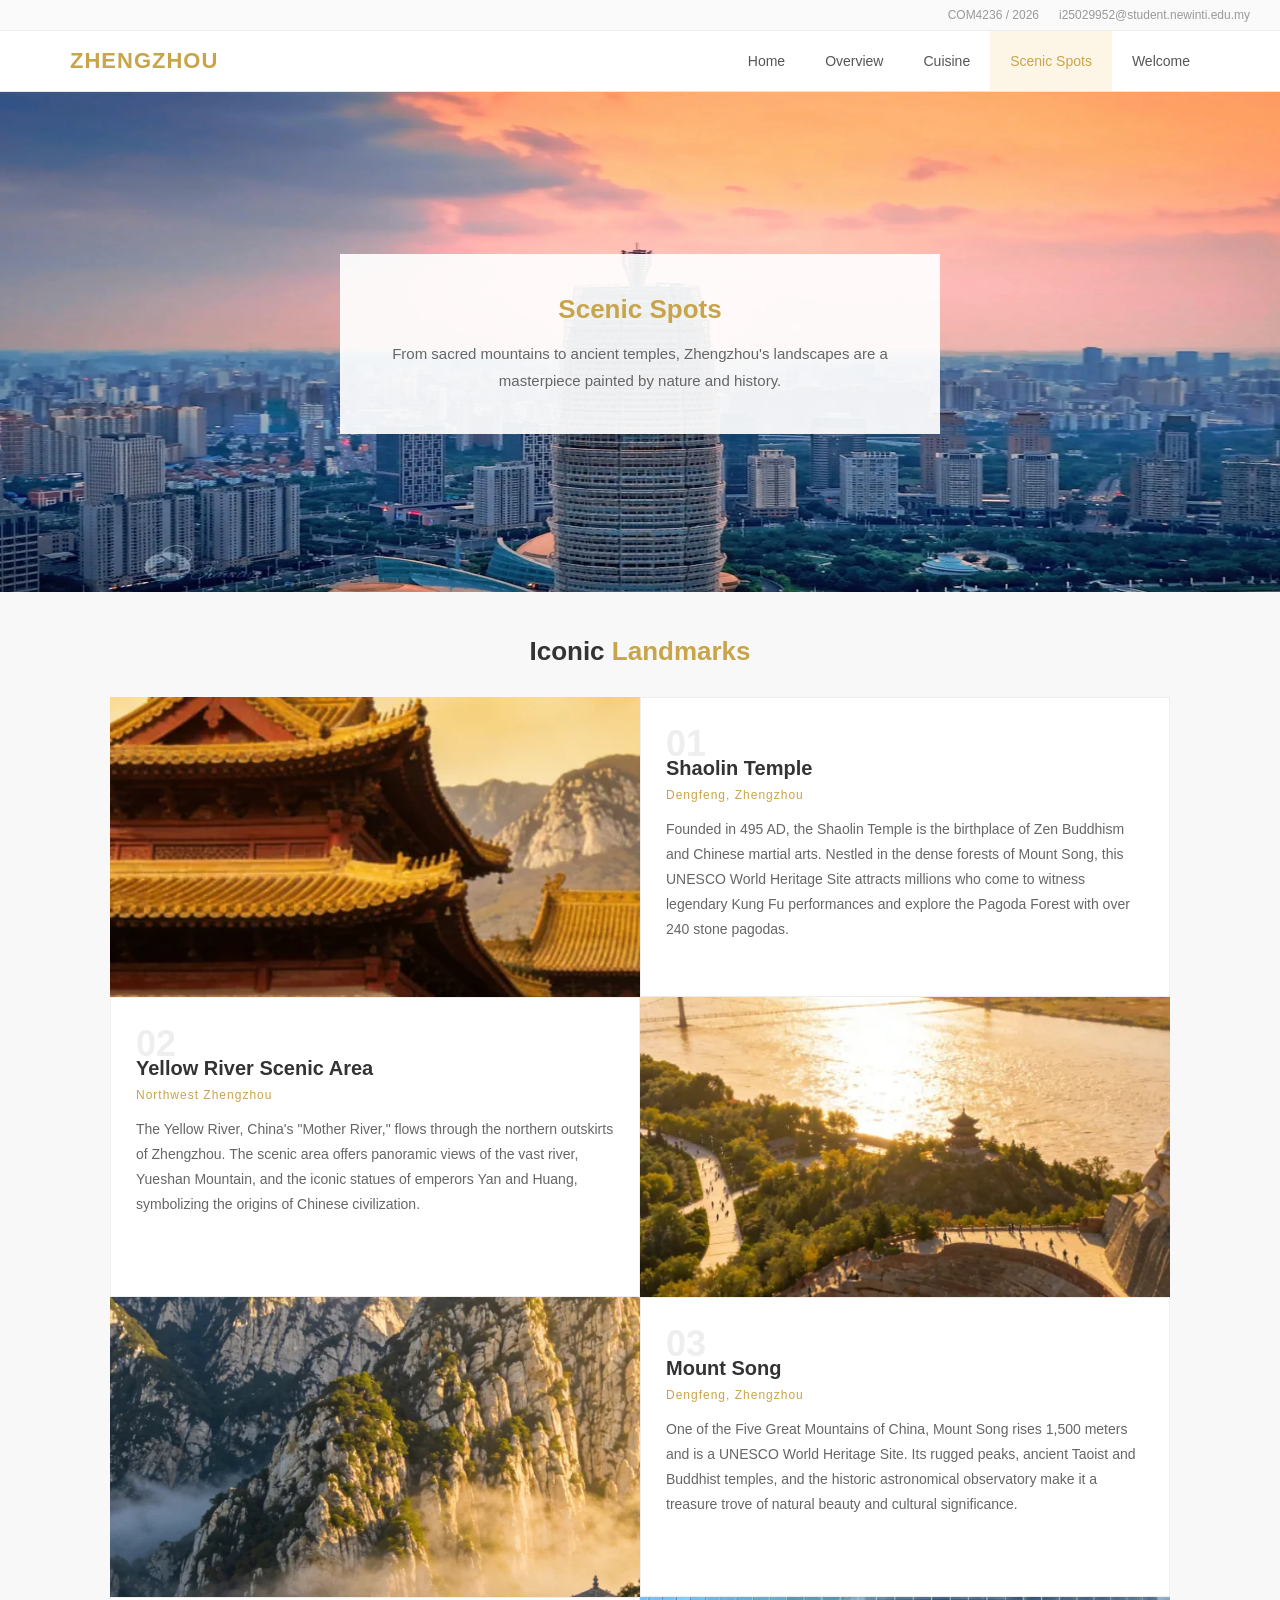
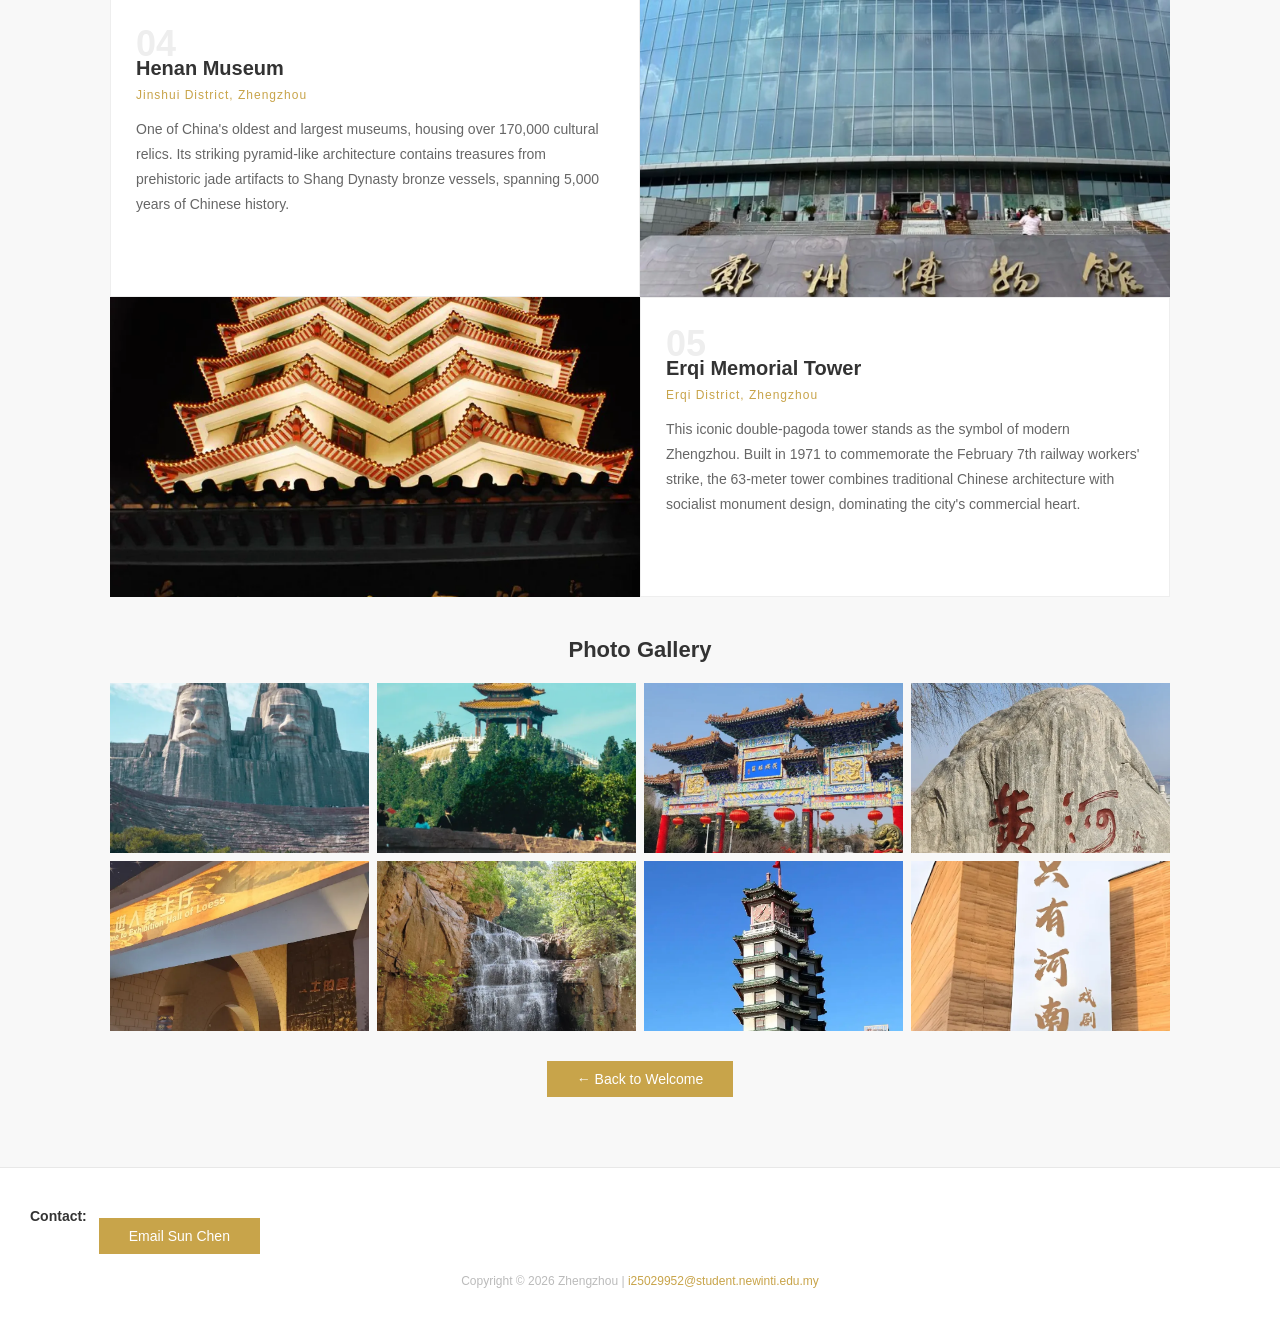
<file: zhengzhou/scenic.html>
<!DOCTYPE html>
<html lang="en">
<head>
    <meta charset="UTF-8">
    <meta name="viewport" content="width=device-width, initial-scale=1.0">
    <title>Zhengzhou - Scenic Spots</title>
    <link rel="stylesheet" type="text/css" href="./css/common.css">
    <link rel="stylesheet" type="text/css" href="./css/scenic.css">
<meta name="robots" content="noindex,nofollow"></head>
<body>
    <header>
        <div class="top-info">
            <span>COM4236 / 2026</span>
            <span>i25029952@student.newinti.edu.my</span>
        </div>
        <div class="nav-bar">
            <h1 class="logo">ZHENGZHOU</h1>
            <ul class="nav">
                <li><a href="home.html">Home</a></li>
                <li><a href="overview.html">Overview</a></li>
                <li><a href="food.html">Cuisine</a></li>
                <li><a href="scenic.html" class="active">Scenic Spots</a></li>
                <li><a href="index.html">Welcome</a></li>
            </ul>
        </div>
    </header>
    <main>
        <img src="./images/1.jpg.webp" width="100%" height="500">
        <div class="cir">
            <h2>Scenic Spots</h2>
            <p>From sacred mountains to ancient temples, Zhengzhou's landscapes are a masterpiece painted by nature and history.</p>
        </div>
    </main>
    <div class="scenic-section">
        <h2>Iconic <span>Landmarks</span></h2>

        <div class="scenic-row">
            <img src="./images/j1.png.webp" alt="Shaolin Temple">
            <div class="scenic-text">
                <div class="scenic-num">01</div>
                <h3>Shaolin Temple</h3>
                <p class="loc">Dengfeng, Zhengzhou</p>
                <p>Founded in 495 AD, the Shaolin Temple is the birthplace of Zen Buddhism and Chinese martial arts. Nestled in the dense forests of Mount Song, this UNESCO World Heritage Site attracts millions who come to witness legendary Kung Fu performances and explore the Pagoda Forest with over 240 stone pagodas.</p>
            </div>
        </div>

        <div class="scenic-row rev">
            <img src="./images/j2.png.webp" alt="Yellow River">
            <div class="scenic-text">
                <div class="scenic-num">02</div>
                <h3>Yellow River Scenic Area</h3>
                <p class="loc">Northwest Zhengzhou</p>
                <p>The Yellow River, China's "Mother River," flows through the northern outskirts of Zhengzhou. The scenic area offers panoramic views of the vast river, Yueshan Mountain, and the iconic statues of emperors Yan and Huang, symbolizing the origins of Chinese civilization.</p>
            </div>
        </div>

        <div class="scenic-row">
            <img src="./images/j3.png.webp" alt="Mount Song">
            <div class="scenic-text">
                <div class="scenic-num">03</div>
                <h3>Mount Song</h3>
                <p class="loc">Dengfeng, Zhengzhou</p>
                <p>One of the Five Great Mountains of China, Mount Song rises 1,500 meters and is a UNESCO World Heritage Site. Its rugged peaks, ancient Taoist and Buddhist temples, and the historic astronomical observatory make it a treasure trove of natural beauty and cultural significance.</p>
            </div>
        </div>

        <div class="scenic-row rev">
            <img src="./images/j4.png.webp" alt="Henan Museum">
            <div class="scenic-text">
                <div class="scenic-num">04</div>
                <h3>Henan Museum</h3>
                <p class="loc">Jinshui District, Zhengzhou</p>
                <p>One of China's oldest and largest museums, housing over 170,000 cultural relics. Its striking pyramid-like architecture contains treasures from prehistoric jade artifacts to Shang Dynasty bronze vessels, spanning 5,000 years of Chinese history.</p>
            </div>
        </div>

        <div class="scenic-row">
            <img src="./images/j5.png.webp" alt="Erqi Tower">
            <div class="scenic-text">
                <div class="scenic-num">05</div>
                <h3>Erqi Memorial Tower</h3>
                <p class="loc">Erqi District, Zhengzhou</p>
                <p>This iconic double-pagoda tower stands as the symbol of modern Zhengzhou. Built in 1971 to commemorate the February 7th railway workers' strike, the 63-meter tower combines traditional Chinese architecture with socialist monument design, dominating the city's commercial heart.</p>
            </div>
        </div>

        <div class="scenic-gallery">
            <h3>Photo Gallery</h3>
            <div class="gallery-grid">
                <img src="./images/j6.png.webp" alt="Gallery 1">
                <img src="./images/j7.png.webp" alt="Gallery 2">
                <img src="./images/j8.png.webp" alt="Gallery 3">
                <img src="./images/j9.png.webp" alt="Gallery 4">
                <img src="./images/j10.png.webp" alt="Gallery 5">
                <img src="./images/j11.png.webp" alt="Gallery 6">
                <img src="./images/j12.png.webp" alt="Gallery 7">
                <img src="./images/j13.png.webp" alt="Gallery 8">
            </div>
        </div>

        <div class="back-center">
            <a href="index.html" class="back-btn">&larr; Back to Welcome</a>
        </div>
    </div>
    <footer>
        <div class="clearfix">
            <h3>Contact:</h3>
            <a class="back-btn" href="mailto:i25029952@student.newinti.edu.my">Email Sun Chen</a>
        </div>
        <div class="copyright">
            Copyright &copy; 2026 Zhengzhou | <span>i25029952@student.newinti.edu.my</span>
        </div>
    </footer>
</body>
</html>
</file>
<file: zhengzhou/css/common.css>
* {
    margin: 0;
    padding: 0;
    box-sizing: border-box;
}

body {
    font-family: Arial, "Microsoft YaHei", sans-serif;
    color: #333;
    background: #f8f8f8;
}

a {
    text-decoration: none;
    color: inherit;
}

ul {
    list-style: none;
}

.clearfix::after {
    content: "";
    display: block;
    clear: both;
}

header {
    background: #fff;
    border-bottom: 1px solid #e8e8e8;
}

.top-info {
    display: flex;
    justify-content: flex-end;
    gap: 20px;
    padding: 8px 30px;
    font-size: 12px;
    color: #999;
    background: #fafafa;
    border-bottom: 1px solid #eee;
}

.nav-bar {
    display: flex;
    align-items: center;
    justify-content: space-between;
    padding: 0 30px;
    max-width: 1200px;
    margin: 0 auto;
    height: 60px;
}

.nav-bar .logo {
    font-size: 22px;
    font-weight: bold;
    color: #c8a44a;
    letter-spacing: 1px;
}

.nav-bar ul.nav {
    display: flex;
    gap: 0;
}

.nav-bar ul.nav li a {
    display: block;
    padding: 0 20px;
    line-height: 60px;
    font-size: 14px;
    color: #555;
    transition: color 0.3s, background 0.3s;
}

.nav-bar ul.nav li a:hover,
.nav-bar ul.nav li a.active {
    color: #c8a44a;
    background: #fdf5e6;
}

main {
    position: relative;
}

.cir {
    position: absolute;
    top: 50%;
    left: 50%;
    transform: translate(-50%, -50%);
    background: rgba(255, 255, 255, 0.92);
    color: #333;
    padding: 40px 50px;
    text-align: center;
    max-width: 600px;
    width: 90%;
}

.cir h2 {
    font-size: 26px;
    margin-bottom: 15px;
    color: #c8a44a;
}

.cir p {
    font-size: 15px;
    line-height: 1.8;
    color: #666;
}

footer {
    background: #fff;
    border-top: 1px solid #e8e8e8;
    color: #555;
    padding: 30px 30px;
}

footer h3 {
    float: left;
    font-size: 14px;
    margin-right: 12px;
    line-height: 36px;
    color: #333;
}

footer input {
    float: left;
    width: 260px;
    height: 36px;
    border: 1px solid #ddd;
    padding: 0 12px;
    font-size: 13px;
    outline: none;
    background: #fafafa;
}

footer input:focus {
    border-color: #c8a44a;
}

footer button {
    float: left;
    height: 36px;
    padding: 0 22px;
    border: none;
    background: #c8a44a;
    color: #fff;
    font-size: 13px;
    cursor: pointer;
    transition: background 0.3s;
}

footer button:hover {
    background: #b09238;
}

footer .copyright {
    clear: both;
    text-align: center;
    padding-top: 20px;
    font-size: 12px;
    color: #bbb;
}

footer .copyright span {
    color: #c8a44a;
}

.welcome-btn {
    display: inline-block;
    margin-top: 20px;
    padding: 12px 40px;
    background: #c8a44a;
    color: #fff;
    font-size: 15px;
    transition: background 0.3s;
}

.welcome-btn:hover {
    background: #b09238;
}

.back-btn {
    display: inline-block;
    margin-top: 20px;
    padding: 10px 30px;
    background: #c8a44a;
    color: #fff;
    font-size: 14px;
    transition: background 0.3s;
}

.back-btn:hover {
    background: #b09238;
}

@media (max-width: 768px) {
    .top-info {
        padding: 6px 15px;
        font-size: 11px;
        gap: 12px;
    }
    .nav-bar {
        padding: 0 15px;
        height: auto;
        flex-direction: column;
        padding-top: 10px;
        padding-bottom: 10px;
    }
    .nav-bar ul.nav li a {
        line-height: 40px;
        padding: 0 14px;
        font-size: 13px;
    }
    .cir {
        padding: 25px 20px;
    }
    .cir h2 {
        font-size: 20px;
    }
    .cir p {
        font-size: 13px;
    }
    footer input {
        width: 160px;
    }
}

@media (max-width: 480px) {
    .top-info {
        flex-direction: column;
        align-items: flex-end;
        gap: 3px;
    }
    .nav-bar ul.nav {
        flex-wrap: wrap;
        justify-content: center;
    }
    footer input {
        width: 100%;
        margin-bottom: 5px;
    }
}
</file>
<file: zhengzhou/css/index.css>
.welcome-wrapper {
    min-height: 100vh;
    display: flex;
    flex-direction: column;
}

.welcome-hero {
    flex: 1;
    display: flex;
    align-items: center;
    justify-content: center;
    background: url('../images/bg1.jpg.webp') center/cover no-repeat;
    position: relative;
    min-height: 500px;
}

.welcome-hero::before {
    content: "";
    position: absolute;
    top: 0;
    left: 0;
    width: 100%;
    height: 100%;
    background: rgba(0, 0, 0, 0.25);
}

.welcome-inner {
    position: relative;
    z-index: 1;
    text-align: center;
    color: #fff;
    padding: 50px 70px;
    background: rgba(255, 255, 255, 0.2);
    backdrop-filter: blur(6px);
    -webkit-backdrop-filter: blur(6px);
    border: 1px solid rgba(255, 255, 255, 0.3);
}

.welcome-inner h2 {
    font-size: 56px;
    margin-bottom: 8px;
    letter-spacing: 4px;
    color: #fff;
}

.welcome-inner h3 {
    font-size: 20px;
    font-weight: normal;
    color: rgba(255, 255, 255, 0.85);
    margin-bottom: 12px;
    letter-spacing: 6px;
}

.welcome-inner p {
    font-size: 15px;
    color: rgba(255, 255, 255, 0.75);
    margin-bottom: 10px;
}

.welcome-btn {
    display: inline-block;
    width: 120px;
    height: 120px;
    line-height: 120px;
    text-align: center;
    border: 2px dashed rgba(255, 255, 255, 0.8);
    border-radius: 50%;
    color: #fff;
    font-size: 20px;
    font-weight: bold;
    letter-spacing: 1px;
    text-decoration: none;
    margin-top: 20px;
    transition: background 0.3s, border-color 0.3s;
}

.welcome-btn:hover {
    background: rgba(255, 255, 255, 0.15);
    border-color: #c8a44a;
    color: #c8a44a;
}

.welcome-footer-bar {
    background: #fff;
    text-align: center;
    padding: 16px;
    color: #bbb;
    font-size: 12px;
    border-top: 1px solid #e8e8e8;
}

.welcome-footer-bar span {
    color: #c8a44a;
}

@media (max-width: 768px) {
    .welcome-inner {
        padding: 35px 40px;
    }
    .welcome-inner h2 {
        font-size: 36px;
    }
    .welcome-inner h3 {
        font-size: 16px;
        letter-spacing: 3px;
    }
    .welcome-btn {
        width: 100px;
        height: 100px;
        line-height: 100px;
        font-size: 16px;
    }
}

@media (max-width: 480px) {
    .welcome-inner {
        padding: 30px 25px;
    }
    .welcome-inner h2 {
        font-size: 28px;
    }
    .welcome-inner h3 {
        font-size: 13px;
    }
    .welcome-btn {
        width: 85px;
        height: 85px;
        line-height: 85px;
        font-size: 13px;
    }
}
</file>
<file: zhengzhou/css/food.css>
.food-section {
    max-width: 1100px;
    margin: 0 auto;
    padding: 40px 20px;
}

.food-section h2 {
    text-align: center;
    font-size: 26px;
    color: #333;
    margin-bottom: 10px;
}

.food-section h2 span {
    color: #c8a44a;
}

.food-section > p {
    text-align: center;
    font-size: 14px;
    color: #999;
    max-width: 700px;
    margin: 0 auto 35px;
    line-height: 1.8;
}

.food-grid {
    display: grid;
    grid-template-columns: repeat(3, 1fr);
    gap: 20px;
}

.food-item {
    background: #fff;
    overflow: hidden;
    border: 1px solid #eee;
    transition: box-shadow 0.3s;
}

.food-item:hover {
    box-shadow: 0 4px 18px rgba(0,0,0,0.07);
}

.food-item img {
    width: 100%;
    height: 190px;
    object-fit: cover;
}

.food-info {
    padding: 16px;
}

.food-info .tag {
    display: inline-block;
    background: #c8a44a;
    color: #fff;
    font-size: 11px;
    padding: 2px 8px;
    margin-bottom: 8px;
}

.food-info h3 {
    font-size: 16px;
    color: #333;
    margin-bottom: 8px;
}

.food-info p {
    font-size: 13px;
    color: #888;
    line-height: 1.8;
}

.food-quote-box {
    background: #fff;
    text-align: center;
    padding: 35px 30px;
    margin: 40px 0;
    border: 1px solid #eee;
}

.food-quote-box blockquote {
    font-size: 18px;
    font-style: italic;
    line-height: 1.6;
    max-width: 600px;
    margin: 0 auto 12px;
    color: #555;
}

.food-quote-box cite {
    color: #c8a44a;
    font-size: 13px;
}

.back-center {
    text-align: center;
    padding: 10px 0 30px;
}

@media (max-width: 768px) {
    .food-grid {
        grid-template-columns: repeat(2, 1fr);
    }
}

@media (max-width: 480px) {
    .food-grid {
        grid-template-columns: 1fr;
    }
    .food-quote-box blockquote {
        font-size: 15px;
    }
}
</file>
<file: zhengzhou/css/home.css>
.slider-container {
    position: relative;
    width: 100%;
    height: 550px;
    overflow: hidden;
}

.slider-container img {
    width: 100%;
    height: 100%;
    object-fit: cover;
    position: absolute;
    top: 0;
    left: 0;
    opacity: 0;
    transition: opacity 1s ease;
}

.slider-container img.active {
    opacity: 1;
}

.slider-btn {
    position: absolute;
    top: 50%;
    transform: translateY(-50%);
    z-index: 5;
    width: 42px;
    height: 42px;
    border: 1px solid rgba(255,255,255,0.6);
    background: rgba(255,255,255,0.3);
    color: #fff;
    font-size: 20px;
    cursor: pointer;
    display: flex;
    align-items: center;
    justify-content: center;
    transition: background 0.3s;
}

.slider-btn:hover {
    background: rgba(200, 164, 74, 0.7);
    border-color: #c8a44a;
}

.slider-btn.prev {
    left: 15px;
}

.slider-btn.next {
    right: 15px;
}

.slider-dots-bar {
    position: absolute;
    bottom: 20px;
    left: 50%;
    transform: translateX(-50%);
    z-index: 5;
    display: flex;
    gap: 8px;
}

.slider-dot {
    width: 30px;
    height: 3px;
    background: rgba(255,255,255,0.4);
    cursor: pointer;
    transition: background 0.3s;
}

.slider-dot.active {
    background: #c8a44a;
}

.section-block {
    max-width: 1200px;
    margin: 0 auto;
    padding: 50px 20px;
}

.section-block h2 {
    font-size: 26px;
    color: #333;
    margin-bottom: 30px;
    text-align: center;
}

.section-block h2 span {
    color: #c8a44a;
}

.home-cards {
    display: grid;
    grid-template-columns: repeat(3, 1fr);
    gap: 20px;
}

.home-card {
    background: #fff;
    overflow: hidden;
    border: 1px solid #eee;
    transition: box-shadow 0.3s;
}

.home-card:hover {
    box-shadow: 0 4px 20px rgba(0,0,0,0.08);
}

.home-card img {
    width: 100%;
    height: 190px;
    object-fit: cover;
}

.home-card-body {
    padding: 18px;
}

.home-card-body h3 {
    font-size: 18px;
    color: #333;
    margin-bottom: 8px;
}

.home-card-body p {
    font-size: 13px;
    color: #888;
    line-height: 1.8;
}

.home-card-body a {
    display: inline-block;
    margin-top: 10px;
    color: #c8a44a;
    font-size: 13px;
    font-weight: bold;
}

.home-card-body a:hover {
    text-decoration: underline;
}

.tab-section {
    background: #fff;
    border: 1px solid #eee;
    padding: 0;
}

.tab-header {
    display: flex;
    border-bottom: 2px solid #eee;
}

.tab-header .tab-btn {
    padding: 14px 30px;
    font-size: 14px;
    color: #888;
    cursor: pointer;
    border: none;
    background: none;
    font-family: inherit;
    border-bottom: 2px solid transparent;
    margin-bottom: -2px;
    transition: color 0.3s, border-color 0.3s;
}

.tab-header .tab-btn:hover {
    color: #c8a44a;
}

.tab-header .tab-btn.active {
    color: #c8a44a;
    border-bottom-color: #c8a44a;
    font-weight: bold;
}

.tab-body {
    padding: 30px;
}

.tab-panel {
    display: none;
}

.tab-panel.active {
    display: block;
}

.tab-panel .tab-grid {
    display: grid;
    grid-template-columns: repeat(3, 1fr);
    gap: 20px;
}

.tab-panel .tab-item {
    display: flex;
    gap: 15px;
    align-items: flex-start;
    padding: 15px;
    border: 1px solid #eee;
}

.tab-panel .tab-item img {
    width: 80px;
    height: 80px;
    object-fit: cover;
    flex-shrink: 0;
}

.tab-panel .tab-item h4 {
    font-size: 15px;
    color: #333;
    margin-bottom: 6px;
}

.tab-panel .tab-item p {
    font-size: 12px;
    color: #888;
    line-height: 1.6;
}

.parallax-section {
    position: relative;
    height: 350px;
    overflow: hidden;
    display: flex;
    align-items: center;
    justify-content: center;
    text-align: center;
}

.parallax-section img {
    position: absolute;
    width: 100%;
    height: 100%;
    object-fit: cover;
}

.parallax-section .parallax-overlay {
    position: absolute;
    width: 100%;
    height: 100%;
    background: rgba(200, 164, 74, 0.65);
}

.parallax-section .parallax-content {
    position: relative;
    z-index: 1;
    color: #fff;
    padding: 20px;
    max-width: 700px;
}

.parallax-section .parallax-content h2 {
    color: #fff;
    font-size: 32px;
    margin-bottom: 15px;
}

.parallax-section .parallax-content p {
    font-size: 15px;
    line-height: 1.8;
    color: rgba(255,255,255,0.9);
}

.news-section {
    background: #fff;
}

.news-list {
    display: flex;
    gap: 20px;
}

.news-item {
    flex: 1;
    border: 1px solid #eee;
    overflow: hidden;
}

.news-item img {
    width: 100%;
    height: 180px;
    object-fit: cover;
}

.news-item .news-body {
    padding: 18px;
}

.news-item .news-date {
    font-size: 12px;
    color: #bbb;
    margin-bottom: 8px;
}

.news-item h3 {
    font-size: 16px;
    color: #333;
    margin-bottom: 8px;
}

.news-item p {
    font-size: 13px;
    color: #888;
    line-height: 1.7;
}

@media (max-width: 768px) {
    .slider-container {
        height: 350px;
    }
    .home-cards {
        grid-template-columns: repeat(2, 1fr);
    }
    .tab-header {
        flex-wrap: wrap;
    }
    .tab-header .tab-btn {
        padding: 10px 18px;
        font-size: 13px;
    }
    .tab-panel .tab-grid {
        grid-template-columns: 1fr;
    }
    .news-list {
        flex-direction: column;
    }
    .parallax-section {
        height: 280px;
    }
}

@media (max-width: 480px) {
    .slider-container {
        height: 250px;
    }
    .home-cards {
        grid-template-columns: 1fr;
    }
    .slider-btn {
        width: 34px;
        height: 34px;
        font-size: 14px;
    }
    .parallax-section {
        height: 220px;
    }
    .parallax-section .parallax-content h2 {
        font-size: 22px;
    }
}
</file>
<file: zhengzhou/css/overview.css>
.overview-section {
    max-width: 1100px;
    margin: 0 auto;
    padding: 40px 20px;
}

.overview-section h2 {
    text-align: center;
    font-size: 26px;
    color: #333;
    margin-bottom: 30px;
}

.overview-section h2 span {
    color: #c8a44a;
}

.overview-block {
    display: flex;
    gap: 30px;
    margin-bottom: 40px;
    align-items: center;
}

.overview-block img {
    width: 50%;
    height: 320px;
    object-fit: cover;
    flex-shrink: 0;
}

.overview-block .text {
    flex: 1;
}

.overview-block .text h3 {
    font-size: 20px;
    color: #333;
    margin-bottom: 12px;
}

.overview-block .text p {
    font-size: 14px;
    line-height: 2;
    color: #666;
}

.overview-block.reverse {
    flex-direction: row-reverse;
}

.timeline-wrap {
    margin-top: 30px;
}

.timeline-wrap h3 {
    font-size: 20px;
    color: #333;
    margin-bottom: 25px;
    text-align: center;
}

.tl-item {
    display: flex;
    gap: 20px;
    margin-bottom: 25px;
    padding-bottom: 25px;
    border-bottom: 1px solid #eee;
}

.tl-year {
    min-width: 90px;
    font-size: 16px;
    font-weight: bold;
    color: #c8a44a;
    padding-top: 3px;
}

.tl-text h4 {
    font-size: 16px;
    color: #333;
    margin-bottom: 6px;
}

.tl-text p {
    font-size: 14px;
    color: #666;
    line-height: 1.8;
}

.back-center {
    text-align: center;
    padding: 10px 0 30px;
}

@media (max-width: 768px) {
    .overview-block {
        flex-direction: column;
    }
    .overview-block.reverse {
        flex-direction: column;
    }
    .overview-block img {
        width: 100%;
        height: 220px;
    }
}

@media (max-width: 480px) {
    .tl-item {
        flex-direction: column;
        gap: 5px;
    }
    .tl-year {
        min-width: auto;
    }
}
</file>
<file: zhengzhou/css/scenic.css>
.scenic-section {
    max-width: 1100px;
    margin: 0 auto;
    padding: 40px 20px;
}

.scenic-section h2 {
    text-align: center;
    font-size: 26px;
    color: #333;
    margin-bottom: 30px;
}

.scenic-section h2 span {
    color: #c8a44a;
}

.scenic-row {
    display: flex;
    gap: 0;
    margin-bottom: 0;
    align-items: stretch;
}

.scenic-row img {
    width: 50%;
    height: 300px;
    object-fit: cover;
    flex-shrink: 0;
}

.scenic-row .scenic-text {
    flex: 1;
    background: #fff;
    padding: 25px;
    border: 1px solid #eee;
}

.scenic-row .scenic-num {
    font-size: 36px;
    color: #eee;
    font-weight: bold;
    margin-bottom: -8px;
}

.scenic-row .scenic-text h3 {
    font-size: 20px;
    color: #333;
    margin-bottom: 5px;
}

.scenic-row .scenic-text .loc {
    font-size: 12px;
    color: #c8a44a;
    letter-spacing: 1px;
    margin-bottom: 10px;
}

.scenic-row .scenic-text p {
    font-size: 14px;
    color: #666;
    line-height: 1.8;
}

.scenic-row.rev {
    flex-direction: row-reverse;
}

.scenic-gallery {
    margin-top: 40px;
}

.scenic-gallery h3 {
    text-align: center;
    font-size: 22px;
    color: #333;
    margin-bottom: 20px;
}

.gallery-grid {
    display: grid;
    grid-template-columns: repeat(4, 1fr);
    gap: 8px;
}

.gallery-grid img {
    width: 100%;
    height: 170px;
    object-fit: cover;
    transition: opacity 0.3s;
}

.gallery-grid img:hover {
    opacity: 0.8;
}

.back-center {
    text-align: center;
    padding: 10px 0 30px;
}

@media (max-width: 768px) {
    .scenic-row {
        flex-direction: column;
    }
    .scenic-row.rev {
        flex-direction: column;
    }
    .scenic-row img {
        width: 100%;
        height: 220px;
    }
    .gallery-grid {
        grid-template-columns: repeat(2, 1fr);
    }
}

@media (max-width: 480px) {
    .gallery-grid {
        grid-template-columns: 1fr;
    }
    .gallery-grid img {
        height: 200px;
    }
}
</file>
